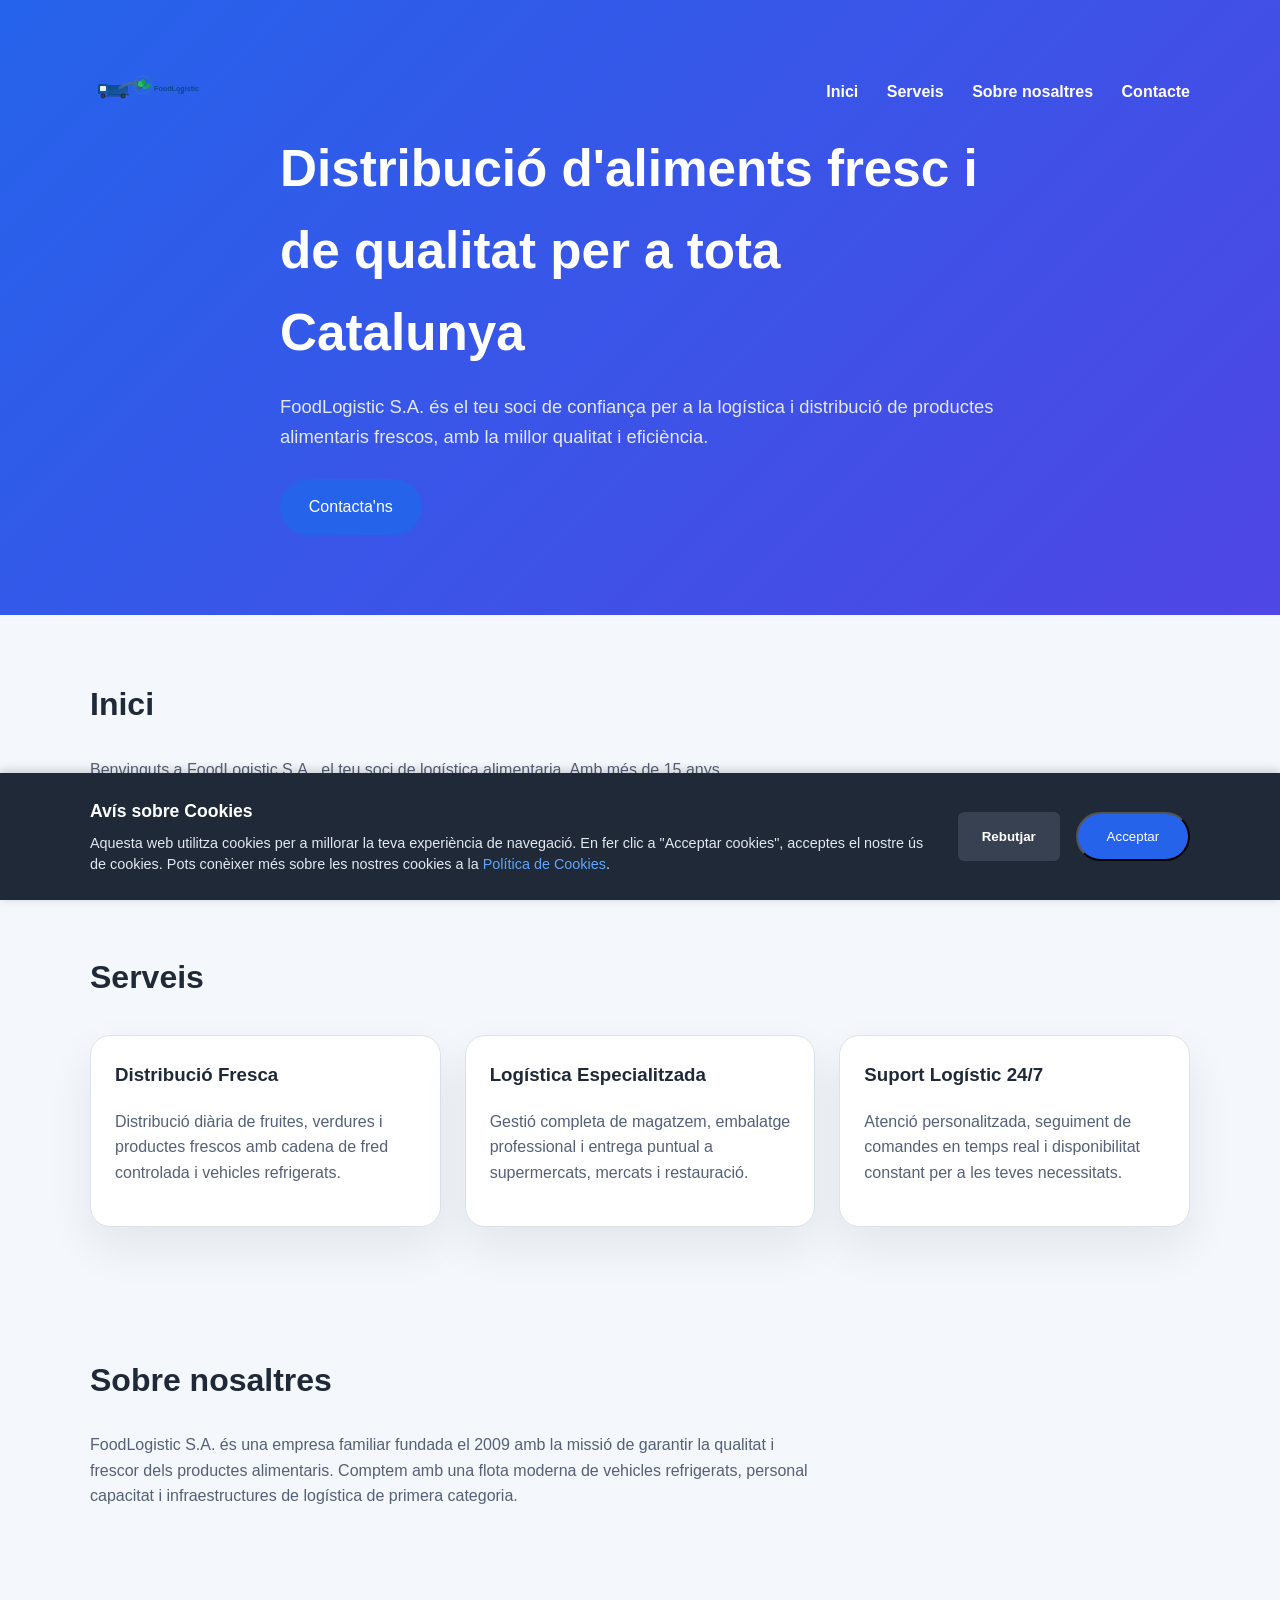
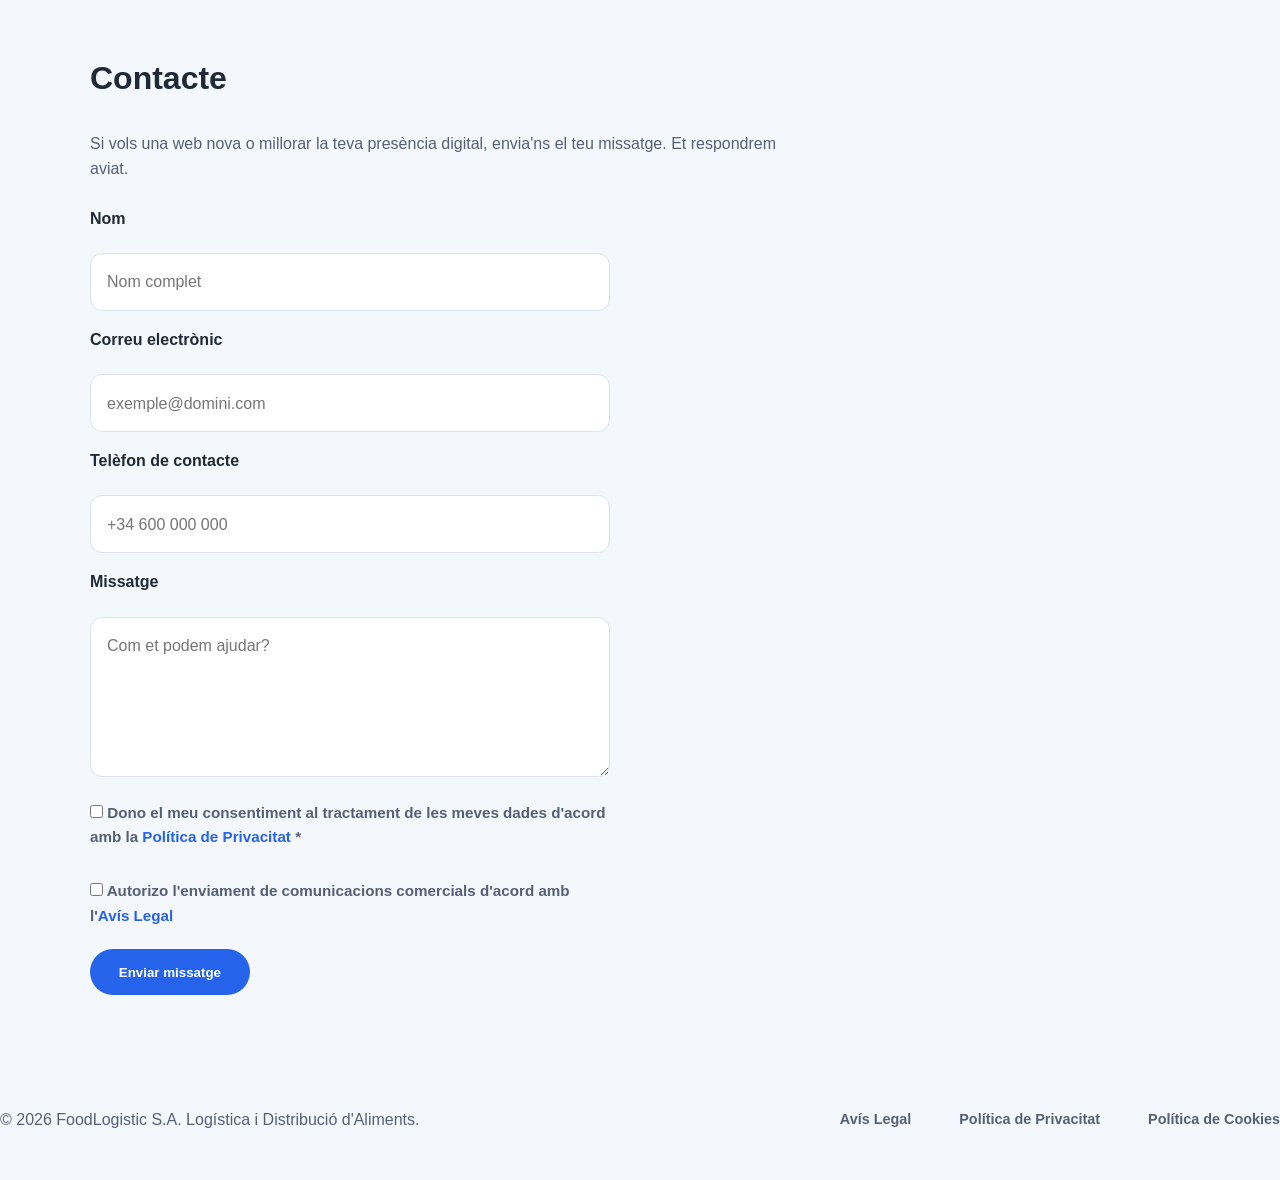
<file: docs/index.html>
<!DOCTYPE html>
<html lang="ca">
<head>
  <meta charset="UTF-8">
  <meta name="viewport" content="width=device-width, initial-scale=1.0">
  <title>FoodLogistic S.A. - Logística i Distribució d'Aliments</title>
  <link rel="stylesheet" href="styles.css">
</head>
<body>
  <header class="hero">
    <div class="nav-bar container">
      <img src="images/logo.svg" alt="Logo Solucions Digitals" class="logo">
      <nav>
        <a href="#inici">Inici</a>
        <a href="#serveis">Serveis</a>
        <a href="#sobre-nosaltres">Sobre nosaltres</a>
        <a href="#contacte">Contacte</a>
      </nav>
    </div>
    <div class="hero-content container">
      <h1>Distribució d'aliments fresc i de qualitat per a tota Catalunya</h1>
      <p>FoodLogistic S.A. és el teu soci de confiança per a la logística i distribució de productes alimentaris frescos, amb la millor qualitat i eficiència.</p>
      <a class="btn" href="#contacte">Contacta'ns</a>
    </div>
  </header>

  <main class="container">
    <section id="inici" class="section section-intro">
      <h2>Inici</h2>
      <p>Benvinguts a FoodLogistic S.A., el teu soci de logística alimentaria. Amb més de 15 anys d'experiència, garantim la distribució segura i ràpida dels millors productes frescos a tota Catalunya.</p>
    </section>

    <section id="serveis" class="section section-services">
      <h2>Serveis</h2>
      <div class="cards">
        <article class="card">
          <h3>Distribució Fresca</h3>
          <p>Distribució diària de fruites, verdures i productes frescos amb cadena de fred controlada i vehicles refrigerats.</p>
        </article>
        <article class="card">
          <h3>Logística Especialitzada</h3>
          <p>Gestió completa de magatzem, embalatge professional i entrega puntual a supermercats, mercats i restauració.</p>
        </article>
        <article class="card">
          <h3>Suport Logístic 24/7</h3>
          <p>Atenció personalitzada, seguiment de comandes en temps real i disponibilitat constant per a les teves necessitats.</p>
        </article>
      </div>
    </section>

    <section id="sobre-nosaltres" class="section section-about">
      <h2>Sobre nosaltres</h2>
      <p>FoodLogistic S.A. és una empresa familiar fundada el 2009 amb la missió de garantir la qualitat i frescor dels productes alimentaris. Comptem amb una flota moderna de vehicles refrigerats, personal capacitat i infraestructures de logística de primera categoria.</p>
    </section>

    <section id="contacte" class="section section-contact">
      <h2>Contacte</h2>
      <p>Si vols una web nova o millorar la teva presència digital, envia'ns el teu missatge. Et respondrem aviat.</p>
      <form class="contact-form" action="#" method="post">
        <label for="nom">Nom</label>
        <input type="text" id="nom" name="nom" placeholder="Nom complet" required>

        <label for="email">Correu electrònic</label>
        <input type="email" id="email" name="email" placeholder="exemple@domini.com" required>

        <label for="telefon">Telèfon de contacte</label>
        <input type="tel" id="telefon" name="telefon" placeholder="+34 600 000 000" required>

        <label for="missatge">Missatge</label>
        <textarea id="missatge" name="missatge" rows="5" placeholder="Com et podem ajudar?" required></textarea>

        <div class="form-group checkbox-group">
          <label class="checkbox-label">
            <input type="checkbox" id="consentiment-dades" name="consentiment-dades" required>
            <span>Dono el meu consentiment al tractament de les meves dades d'acord amb la <a href="politica-privacitat.html" target="_blank">Política de Privacitat</a> *</span>
          </label>
        </div>

        <div class="form-group checkbox-group">
          <label class="checkbox-label">
            <input type="checkbox" id="consentiment-comunicacions" name="consentiment-comunicacions">
            <span>Autorizo l'enviament de comunicacions comercials d'acord amb l'<a href="avís-legal.html" target="_blank">Avís Legal</a></span>
          </label>
        </div>

        <button type="submit">Enviar missatge</button>
      </form>
    </section>
  </main>

  <footer class="footer">
    <div class="footer-content">
      <p>© 2026 FoodLogistic S.A. Logística i Distribució d'Aliments.</p>
      <nav class="footer-links">
        <a href="avís-legal.html">Avís Legal</a>
        <a href="politica-privacitat.html">Política de Privacitat</a>
        <a href="politica-cookies.html">Política de Cookies</a>
      </nav>
    </div>
  </footer>

  <!-- Cookie Banner -->
  <div id="cookie-banner" class="cookie-banner">
    <div class="cookie-content">
      <div>
        <h3>Avís sobre Cookies</h3>
        <p>Aquesta web utilitza cookies per a millorar la teva experiència de navegació. En fer clic a "Acceptar cookies", acceptes el nostre ús de cookies. Pots conèixer més sobre les nostres cookies a la <a href="politica-cookies.html">Política de Cookies</a>.</p>
      </div>
      <div class="cookie-buttons">
        <button id="reject-cookies" class="btn-secondary">Rebutjar</button>
        <button id="accept-cookies" class="btn">Acceptar</button>
      </div>
    </div>
  </div>

  <script src="scripts.js"></script>
</body>
</html>
<!-- End of Statcounter Code -->
</html>
</file>
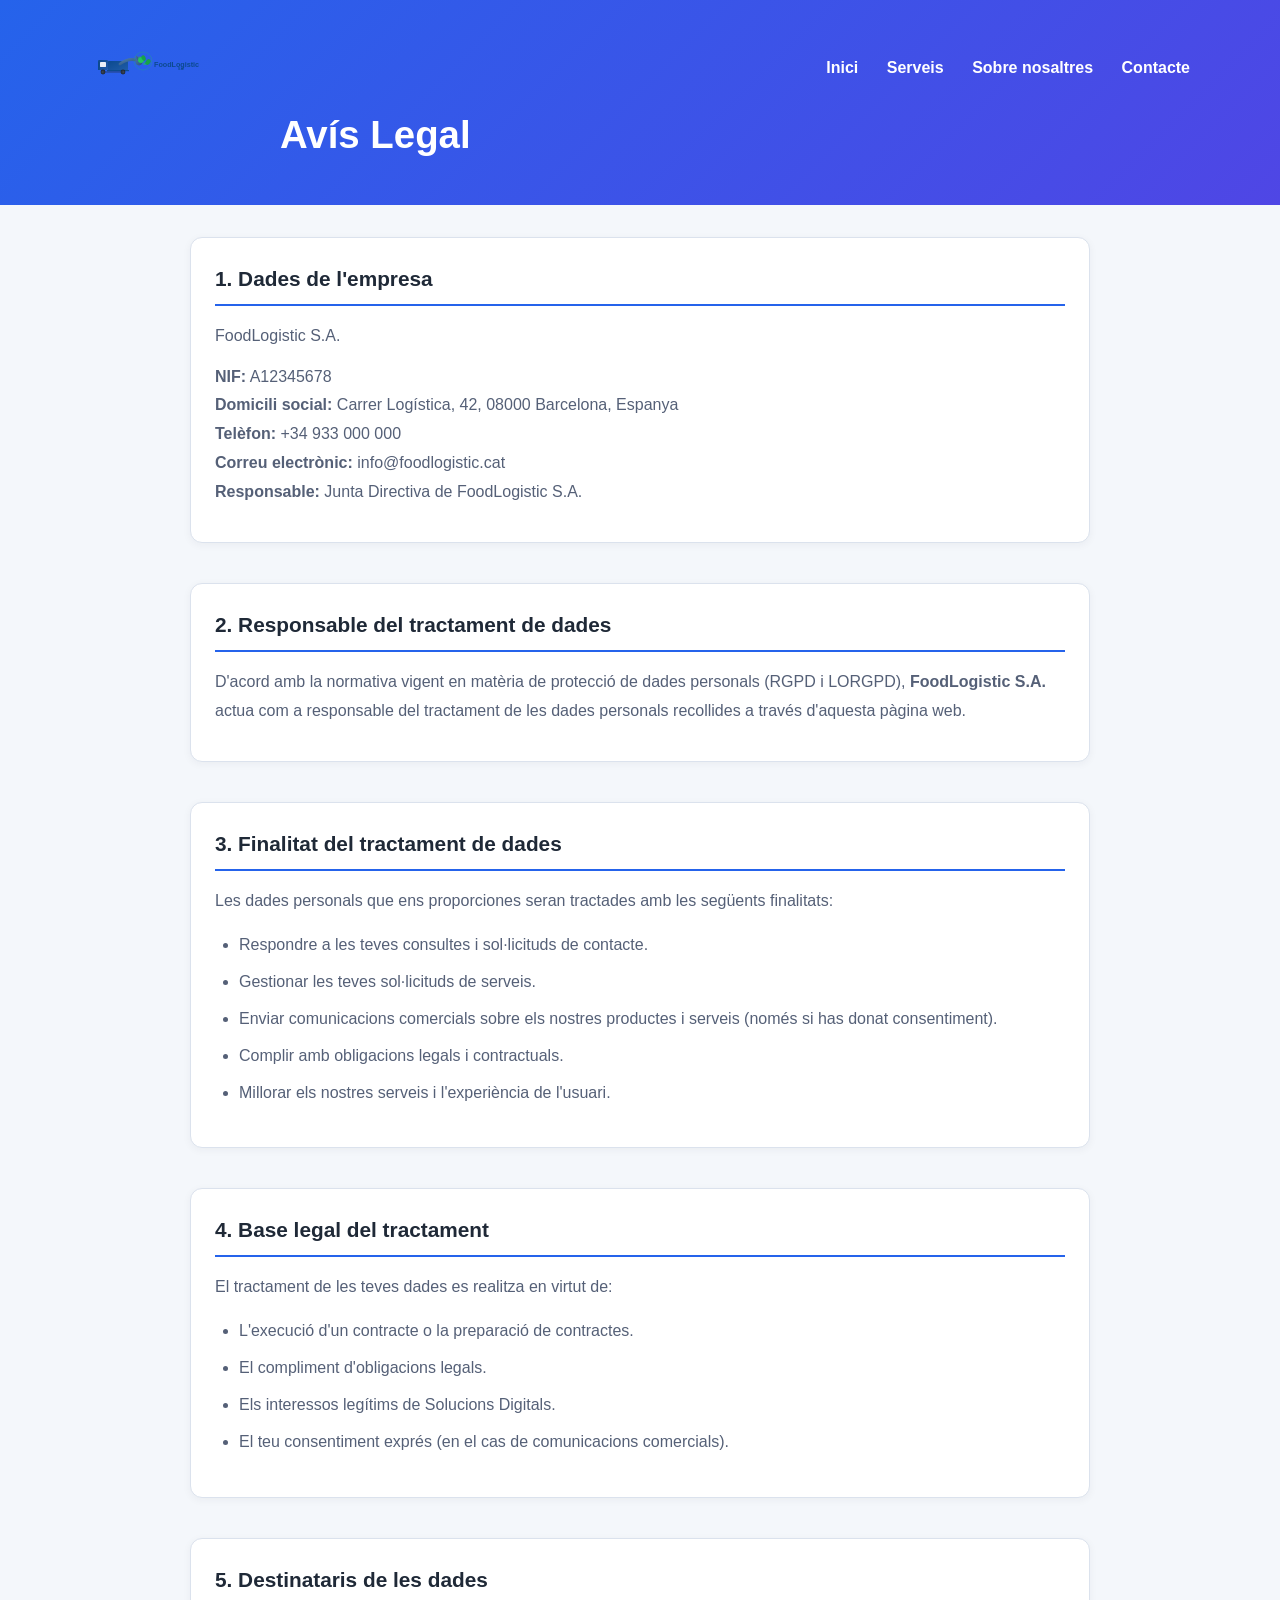
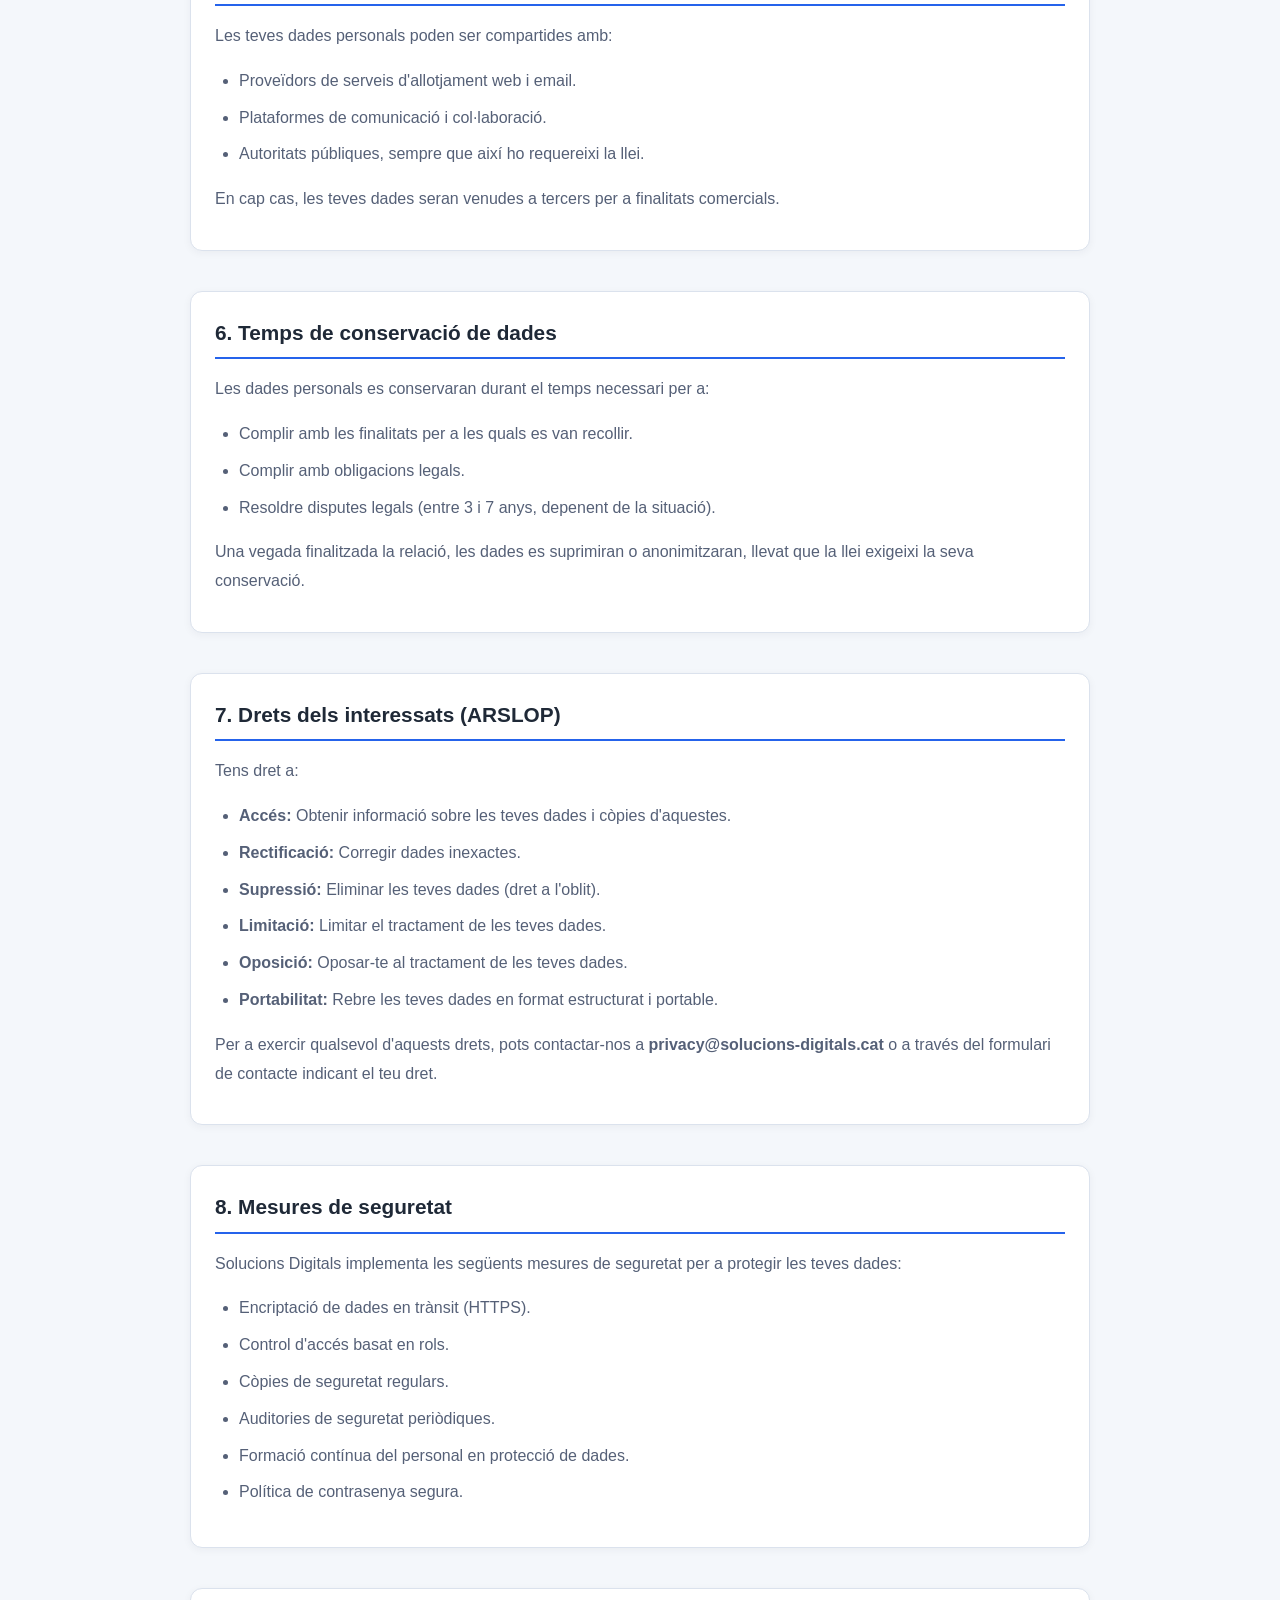
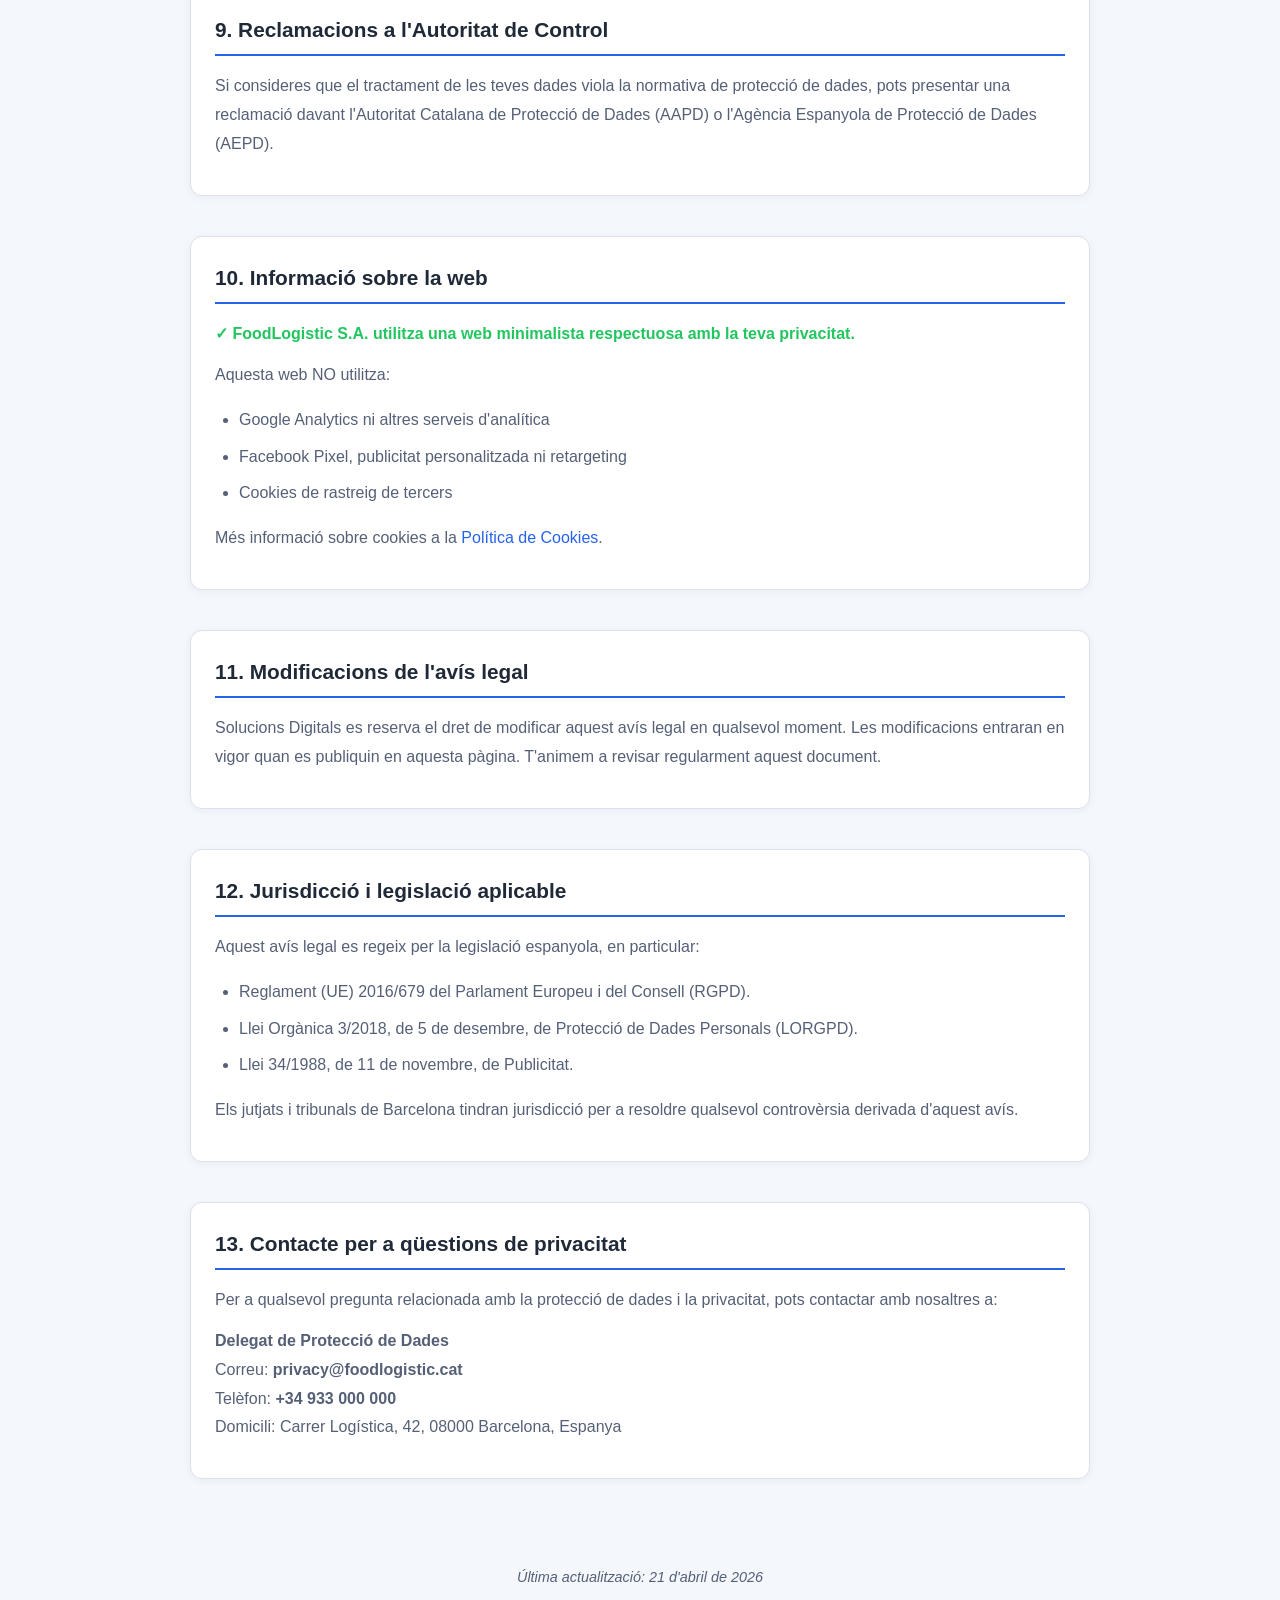
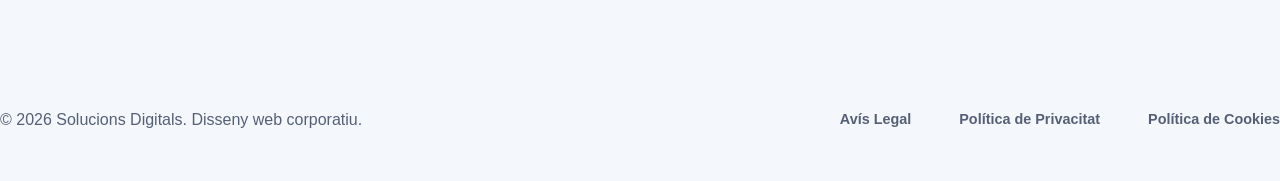
<file: docs/avís-legal.html>
<!DOCTYPE html>
<html lang="ca">
<head>
  <meta charset="UTF-8">
  <meta name="viewport" content="width=device-width, initial-scale=1.0">
  <title>Avís Legal - Solucions Digitals</title>
  <link rel="stylesheet" href="styles.css">
  <link rel="stylesheet" href="legal-pages.css">
</head>
<body>
  <header class="hero hero-small">
    <div class="nav-bar container">
      <img src="images/logo.svg" alt="Logo Solucions Digitals" class="logo">
      <nav>
        <a href="index.html">Inici</a>
        <a href="index.html#serveis">Serveis</a>
        <a href="index.html#sobre-nosaltres">Sobre nosaltres</a>
        <a href="index.html#contacte">Contacte</a>
      </nav>
    </div>
    <div class="hero-content container">
      <h1>Avís Legal</h1>
    </div>
  </header>

  <main class="container">
    <section class="legal-content">
      <article class="legal-section">
        <h2>1. Dades de l'empresa</h2>
        <p>FoodLogistic S.A.</p>
        <p>
          <strong>NIF:</strong> A12345678<br>
          <strong>Domicili social:</strong> Carrer Logística, 42, 08000 Barcelona, Espanya<br>
          <strong>Telèfon:</strong> +34 933 000 000<br>
          <strong>Correu electrònic:</strong> info@foodlogistic.cat<br>
          <strong>Responsable:</strong> Junta Directiva de FoodLogistic S.A.
        </p>
      </article>

      <article class="legal-section">
        <h2>2. Responsable del tractament de dades</h2>
        <p>D'acord amb la normativa vigent en matèria de protecció de dades personals (RGPD i LORGPD), <strong>FoodLogistic S.A.</strong> actua com a responsable del tractament de les dades personals recollides a través d'aquesta pàgina web.</p>
      </article>

      <article class="legal-section">
        <h2>3. Finalitat del tractament de dades</h2>
        <p>Les dades personals que ens proporciones seran tractades amb les següents finalitats:</p>
        <ul>
          <li>Respondre a les teves consultes i sol·licituds de contacte.</li>
          <li>Gestionar les teves sol·licituds de serveis.</li>
          <li>Enviar comunicacions comercials sobre els nostres productes i serveis (només si has donat consentiment).</li>
          <li>Complir amb obligacions legals i contractuals.</li>
          <li>Millorar els nostres serveis i l'experiència de l'usuari.</li>
        </ul>
      </article>

      <article class="legal-section">
        <h2>4. Base legal del tractament</h2>
        <p>El tractament de les teves dades es realitza en virtut de:</p>
        <ul>
          <li>L'execució d'un contracte o la preparació de contractes.</li>
          <li>El compliment d'obligacions legals.</li>
          <li>Els interessos legítims de Solucions Digitals.</li>
          <li>El teu consentiment exprés (en el cas de comunicacions comercials).</li>
        </ul>
      </article>

      <article class="legal-section">
        <h2>5. Destinataris de les dades</h2>
        <p>Les teves dades personals poden ser compartides amb:</p>
        <ul>
          <li>Proveïdors de serveis d'allotjament web i email.</li>
          <li>Plataformes de comunicació i col·laboració.</li>
          <li>Autoritats públiques, sempre que així ho requereixi la llei.</li>
        </ul>
        <p>En cap cas, les teves dades seran venudes a tercers per a finalitats comercials.</p>
      </article>

      <article class="legal-section">
        <h2>6. Temps de conservació de dades</h2>
        <p>Les dades personals es conservaran durant el temps necessari per a:</p>
        <ul>
          <li>Complir amb les finalitats per a les quals es van recollir.</li>
          <li>Complir amb obligacions legals.</li>
          <li>Resoldre disputes legals (entre 3 i 7 anys, depenent de la situació).</li>
        </ul>
        <p>Una vegada finalitzada la relació, les dades es suprimiran o anonimitzaran, llevat que la llei exigeixi la seva conservació.</p>
      </article>

      <article class="legal-section">
        <h2>7. Drets dels interessats (ARSLOP)</h2>
        <p>Tens dret a:</p>
        <ul>
          <li><strong>Accés:</strong> Obtenir informació sobre les teves dades i còpies d'aquestes.</li>
          <li><strong>Rectificació:</strong> Corregir dades inexactes.</li>
          <li><strong>Supressió:</strong> Eliminar les teves dades (dret a l'oblit).</li>
          <li><strong>Limitació:</strong> Limitar el tractament de les teves dades.</li>
          <li><strong>Oposició:</strong> Oposar-te al tractament de les teves dades.</li>
          <li><strong>Portabilitat:</strong> Rebre les teves dades en format estructurat i portable.</li>
        </ul>
        <p>Per a exercir qualsevol d'aquests drets, pots contactar-nos a <strong>privacy@solucions-digitals.cat</strong> o a través del formulari de contacte indicant el teu dret.</p>
      </article>

      <article class="legal-section">
        <h2>8. Mesures de seguretat</h2>
        <p>Solucions Digitals implementa les següents mesures de seguretat per a protegir les teves dades:</p>
        <ul>
          <li>Encriptació de dades en trànsit (HTTPS).</li>
          <li>Control d'accés basat en rols.</li>
          <li>Còpies de seguretat regulars.</li>
          <li>Auditories de seguretat periòdiques.</li>
          <li>Formació contínua del personal en protecció de dades.</li>
          <li>Política de contrasenya segura.</li>
        </ul>
      </article>

      <article class="legal-section">
        <h2>9. Reclamacions a l'Autoritat de Control</h2>
        <p>Si consideres que el tractament de les teves dades viola la normativa de protecció de dades, pots presentar una reclamació davant l'Autoritat Catalana de Protecció de Dades (AAPD) o l'Agència Espanyola de Protecció de Dades (AEPD).</p>
      </article>

      <article class="legal-section">
        <h2>10. Informació sobre la web</h2>
        <p><strong style="color: #22c55e;">✓ FoodLogistic S.A. utilitza una web minimalista respectuosa amb la teva privacitat.</strong></p>
        <p>Aquesta web NO utilitza:</p>
        <ul>
          <li>Google Analytics ni altres serveis d'analítica</li>
          <li>Facebook Pixel, publicitat personalitzada ni retargeting</li>
          <li>Cookies de rastreig de tercers</li>
        </ul>
        <p>Més informació sobre cookies a la <a href="politica-cookies.html">Política de Cookies</a>.</p>
      </article>

      <article class="legal-section">
        <h2>11. Modificacions de l'avís legal</h2>
        <p>Solucions Digitals es reserva el dret de modificar aquest avís legal en qualsevol moment. Les modificacions entraran en vigor quan es publiquin en aquesta pàgina. T'animem a revisar regularment aquest document.</p>
      </article>

      <article class="legal-section">
        <h2>12. Jurisdicció i legislació aplicable</h2>
        <p>Aquest avís legal es regeix per la legislació espanyola, en particular:</p>
        <ul>
          <li>Reglament (UE) 2016/679 del Parlament Europeu i del Consell (RGPD).</li>
          <li>Llei Orgànica 3/2018, de 5 de desembre, de Protecció de Dades Personals (LORGPD).</li>
          <li>Llei 34/1988, de 11 de novembre, de Publicitat.</li>
        </ul>
        <p>Els jutjats i tribunals de Barcelona tindran jurisdicció per a resoldre qualsevol controvèrsia derivada d'aquest avís.</p>
      </article>

      <article class="legal-section">
        <h2>13. Contacte per a qüestions de privacitat</h2>
        <p>Per a qualsevol pregunta relacionada amb la protecció de dades i la privacitat, pots contactar amb nosaltres a:</p>
        <p>
          <strong>Delegat de Protecció de Dades</strong><br>
          Correu: <strong>privacy@foodlogistic.cat</strong><br>
          Telèfon: <strong>+34 933 000 000</strong><br>
          Domicili: Carrer Logística, 42, 08000 Barcelona, Espanya
        </p>
      </article>

      <div class="legal-footer">
        <p><em>Última actualització: 21 d'abril de 2026</em></p>
      </div>
    </section>
  </main>

  <footer class="footer">
    <div class="footer-content">
      <p>© 2026 Solucions Digitals. Disseny web corporatiu.</p>
      <nav class="footer-links">
        <a href="avís-legal.html">Avís Legal</a>
        <a href="politica-privacitat.html">Política de Privacitat</a>
        <a href="politica-cookies.html">Política de Cookies</a>
      </nav>
    </div>
  </footer>

  <script src="scripts.js"></script>
</body>
</html>
</file>
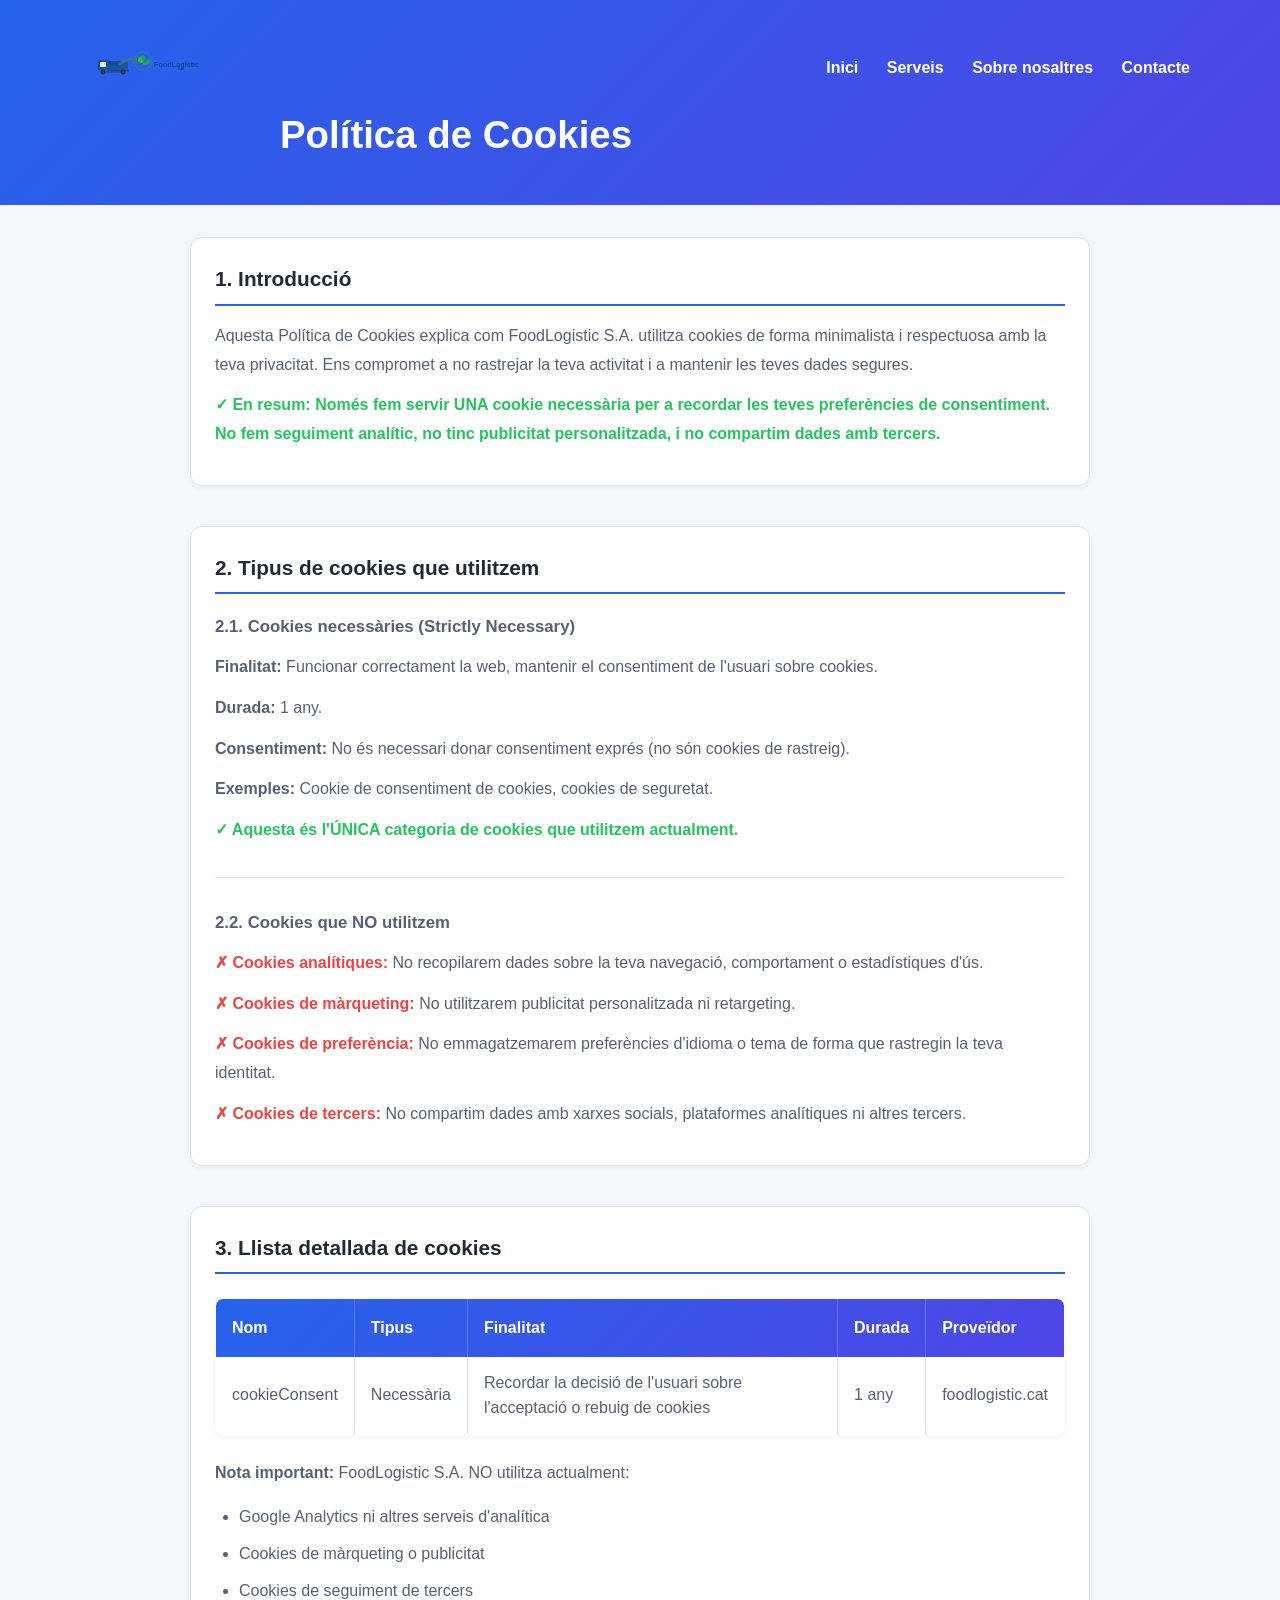
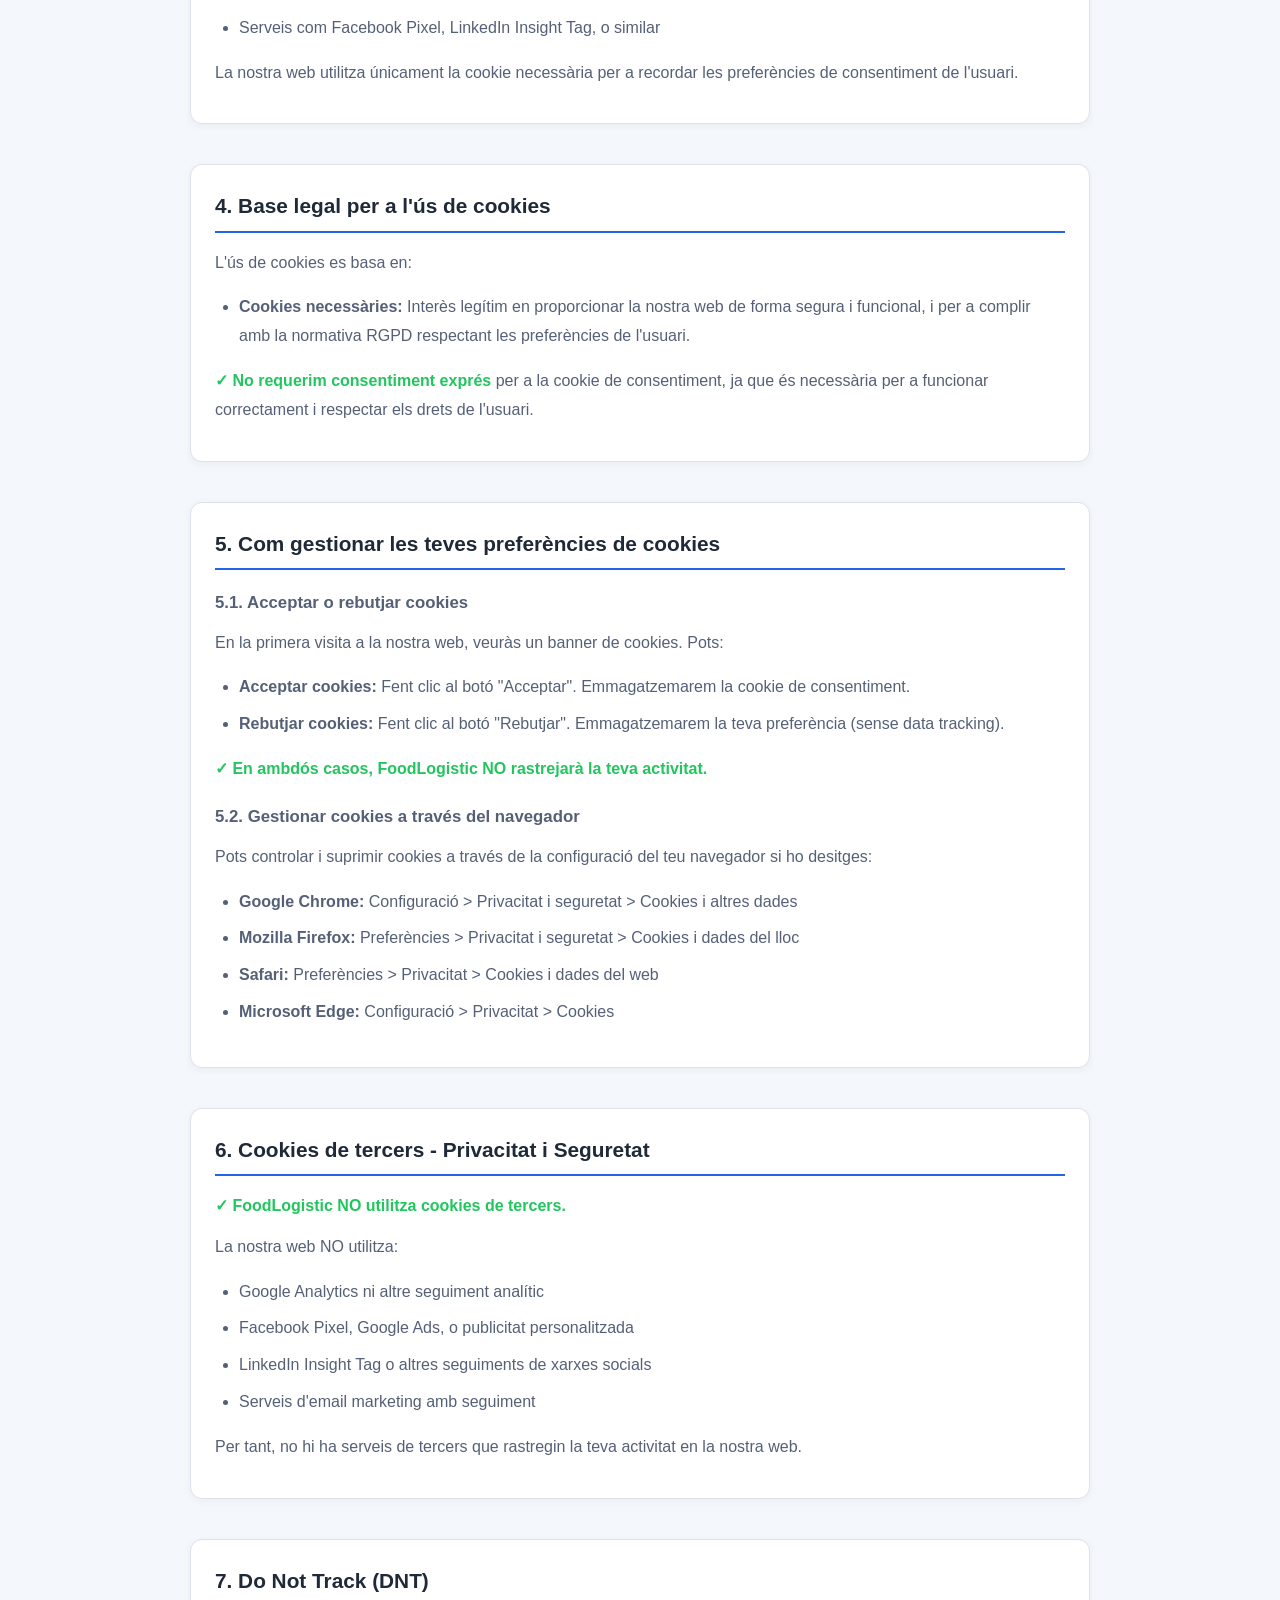
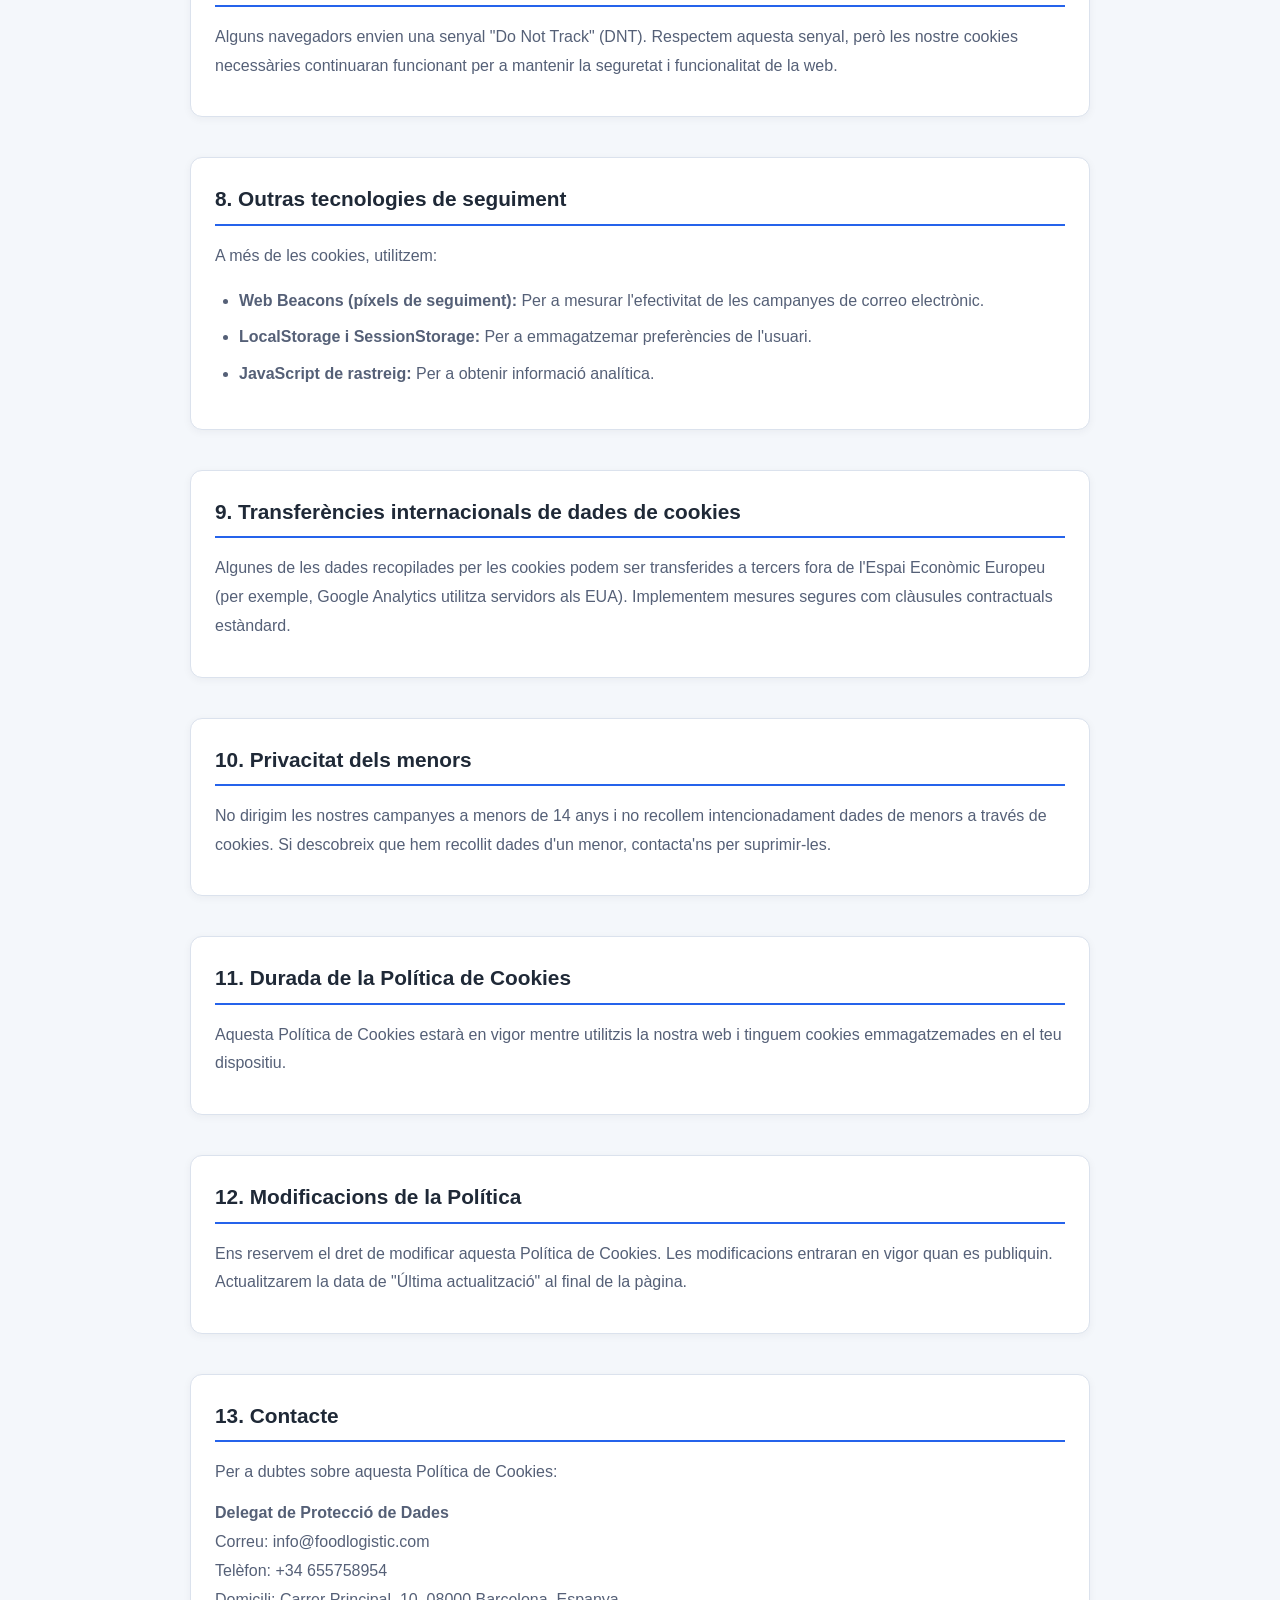
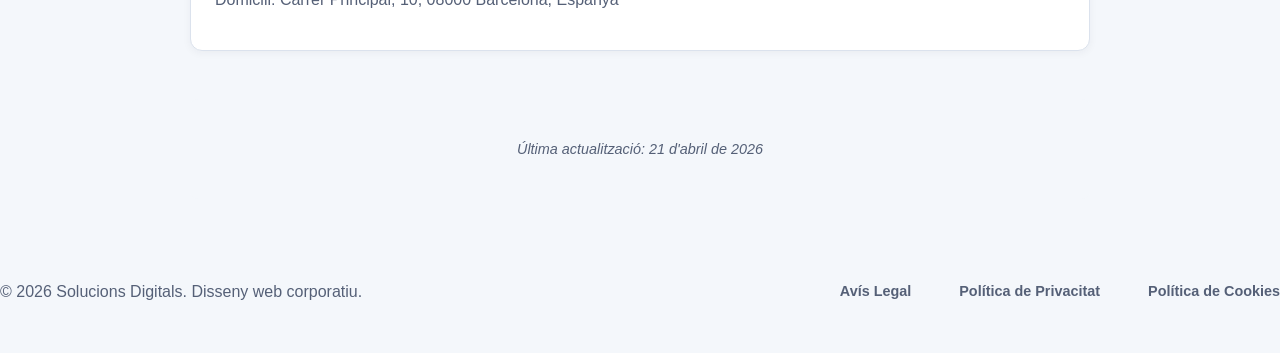
<file: docs/politica-cookies.html>
<!DOCTYPE html>
<html lang="ca">
<head>
  <meta charset="UTF-8">
  <meta name="viewport" content="width=device-width, initial-scale=1.0">
  <title>Política de Cookies - Solucions Digitals</title>
  <link rel="stylesheet" href="styles.css">
  <link rel="stylesheet" href="legal-pages.css">
</head>
<body>
  <header class="hero hero-small">
    <div class="nav-bar container">
      <img src="images/logo.svg" alt="Logo Solucions Digitals" class="logo">
      <nav>
        <a href="index.html">Inici</a>
        <a href="index.html#serveis">Serveis</a>
        <a href="index.html#sobre-nosaltres">Sobre nosaltres</a>
        <a href="index.html#contacte">Contacte</a>
      </nav>
    </div>
    <div class="hero-content container">
      <h1>Política de Cookies</h1>
    </div>
  </header>

  <main class="container">
    <section class="legal-content">
      <article class="legal-section">
        <h2>1. Introducció</h2>
        <p>Aquesta Política de Cookies explica com FoodLogistic S.A. utilitza cookies de forma minimalista i respectuosa amb la teva privacitat. Ens compromet a no rastrejar la teva activitat i a mantenir les teves dades segures.</p>
        <p><strong style="color: #22c55e;">✓ En resum: Només fem servir UNA cookie necessària per a recordar les teves preferències de consentiment. No fem seguiment analític, no tinc publicitat personalitzada, i no compartim dades amb tercers.</strong></p>
      </article>

      <article class="legal-section">
        <h2>2. Tipus de cookies que utilitzem</h2>

        <h3>2.1. Cookies necessàries (Strictly Necessary)</h3>
        <p><strong>Finalitat:</strong> Funcionar correctament la web, mantenir el consentiment de l'usuari sobre cookies.</p>
        <p><strong>Durada:</strong> 1 any.</p>
        <p><strong>Consentiment:</strong> No és necessari donar consentiment exprés (no són cookies de rastreig).</p>
        <p><strong>Exemples:</strong> Cookie de consentiment de cookies, cookies de seguretat.</p>

        <p><strong style="color: #22c55e;">✓ Aquesta és l'ÚNICA categoria de cookies que utilitzem actualment.</strong></p>

        <hr style="margin: 2rem 0; border: none; border-top: 1px solid #dbe2ed;">

        <h3>2.2. Cookies que NO utilitzem</h3>
        <p><strong style="color: #ef4444;">✗ Cookies analítiques:</strong> No recopilarem dades sobre la teva navegació, comportament o estadístiques d'ús.</p>
        <p><strong style="color: #ef4444;">✗ Cookies de màrqueting:</strong> No utilitzarem publicitat personalitzada ni retargeting.</p>
        <p><strong style="color: #ef4444;">✗ Cookies de preferència:</strong> No emmagatzemarem preferències d'idioma o tema de forma que rastregin la teva identitat.</p>
        <p><strong style="color: #ef4444;">✗ Cookies de tercers:</strong> No compartim dades amb xarxes socials, plataformes analítiques ni altres tercers.</p>
      </article>

      <article class="legal-section">
        <h2>3. Llista detallada de cookies</h2>

        <table class="cookies-table">
          <thead>
            <tr>
              <th>Nom</th>
              <th>Tipus</th>
              <th>Finalitat</th>
              <th>Durada</th>
              <th>Proveïdor</th>
            </tr>
          </thead>
          <tbody>
            <tr>
              <td>cookieConsent</td>
              <td>Necessària</td>
              <td>Recordar la decisió de l'usuari sobre l'acceptació o rebuig de cookies</td>
              <td>1 any</td>
              <td>foodlogistic.cat</td>
            </tr>
          </tbody>
        </table>

        <p><strong>Nota important:</strong> FoodLogistic S.A. NO utilitza actualment:</p>
        <ul>
          <li>Google Analytics ni altres serveis d'analítica</li>
          <li>Cookies de màrqueting o publicitat</li>
          <li>Cookies de seguiment de tercers</li>
          <li>Serveis com Facebook Pixel, LinkedIn Insight Tag, o similar</li>
        </ul>
        <p>La nostra web utilitza únicament la cookie necessària per a recordar les preferències de consentiment de l'usuari.</p>
      </article>

      <article class="legal-section">
        <h2>4. Base legal per a l'ús de cookies</h2>
        <p>L'ús de cookies es basa en:</p>
        <ul>
          <li><strong>Cookies necessàries:</strong> Interès legítim en proporcionar la nostra web de forma segura i funcional, i per a complir amb la normativa RGPD respectant les preferències de l'usuari.</li>
        </ul>
        <p><strong style="color: #22c55e;">✓ No requerim consentiment exprés</strong> per a la cookie de consentiment, ja que és necessària per a funcionar correctament i respectar els drets de l'usuari.</p>
      </article>

      <article class="legal-section">
        <h2>5. Com gestionar les teves preferències de cookies</h2>

        <h3>5.1. Acceptar o rebutjar cookies</h3>
        <p>En la primera visita a la nostra web, veuràs un banner de cookies. Pots:</p>
        <ul>
          <li><strong>Acceptar cookies:</strong> Fent clic al botó "Acceptar". Emmagatzemarem la cookie de consentiment.</li>
          <li><strong>Rebutjar cookies:</strong> Fent clic al botó "Rebutjar". Emmagatzemarem la teva preferència (sense data tracking).</li>
        </ul>
        <p><strong style="color: #22c55e;">✓ En ambdós casos, FoodLogistic NO rastrejarà la teva activitat.</strong></p>

        <h3>5.2. Gestionar cookies a través del navegador</h3>
        <p>Pots controlar i suprimir cookies a través de la configuració del teu navegador si ho desitges:</p>
        <ul>
          <li><strong>Google Chrome:</strong> Configuració > Privacitat i seguretat > Cookies i altres dades</li>
          <li><strong>Mozilla Firefox:</strong> Preferències > Privacitat i seguretat > Cookies i dades del lloc</li>
          <li><strong>Safari:</strong> Preferències > Privacitat > Cookies i dades del web</li>
          <li><strong>Microsoft Edge:</strong> Configuració > Privacitat > Cookies</li>
        </ul>
      </article>

      <article class="legal-section">
        <h2>6. Cookies de tercers - Privacitat i Seguretat</h2>
        <p><strong style="color: #22c55e;">✓ FoodLogistic NO utilitza cookies de tercers.</strong></p>
        <p>La nostra web NO utilitza:</p>
        <ul>
          <li>Google Analytics ni altre seguiment analític</li>
          <li>Facebook Pixel, Google Ads, o publicitat personalitzada</li>
          <li>LinkedIn Insight Tag o altres seguiments de xarxes socials</li>
          <li>Serveis d'email marketing amb seguiment</li>
        </ul>
        <p>Per tant, no hi ha serveis de tercers que rastregin la teva activitat en la nostra web.</p>
      </article>

      <article class="legal-section">
        <h2>7. Do Not Track (DNT)</h2>
        <p>Alguns navegadors envien una senyal "Do Not Track" (DNT). Respectem aquesta senyal, però les nostre cookies necessàries continuaran funcionant per a mantenir la seguretat i funcionalitat de la web.</p>
      </article>

      <article class="legal-section">
        <h2>8. Outras tecnologies de seguiment</h2>
        <p>A més de les cookies, utilitzem:</p>
        <ul>
          <li><strong>Web Beacons (píxels de seguiment):</strong> Per a mesurar l'efectivitat de les campanyes de correo electrònic.</li>
          <li><strong>LocalStorage i SessionStorage:</strong> Per a emmagatzemar preferències de l'usuari.</li>
          <li><strong>JavaScript de rastreig:</strong> Per a obtenir informació analítica.</li>
        </ul>
      </article>

      <article class="legal-section">
        <h2>9. Transferències internacionals de dades de cookies</h2>
        <p>Algunes de les dades recopilades per les cookies podem ser transferides a tercers fora de l'Espai Econòmic Europeu (per exemple, Google Analytics utilitza servidors als EUA). Implementem mesures segures com clàusules contractuals estàndard.</p>
      </article>

      <article class="legal-section">
        <h2>10. Privacitat dels menors</h2>
        <p>No dirigim les nostres campanyes a menors de 14 anys i no recollem intencionadament dades de menors a través de cookies. Si descobreix que hem recollit dades d'un menor, contacta'ns per suprimir-les.</p>
      </article>

      <article class="legal-section">
        <h2>11. Durada de la Política de Cookies</h2>
        <p>Aquesta Política de Cookies estarà en vigor mentre utilitzis la nostra web i tinguem cookies emmagatzemades en el teu dispositiu.</p>
      </article>

      <article class="legal-section">
        <h2>12. Modificacions de la Política</h2>
        <p>Ens reservem el dret de modificar aquesta Política de Cookies. Les modificacions entraran en vigor quan es publiquin. Actualitzarem la data de "Última actualització" al final de la pàgina.</p>
      </article>

      <article class="legal-section">
        <h2>13. Contacte</h2>
        <p>Per a dubtes sobre aquesta Política de Cookies:</p>
        <p>
          <strong>Delegat de Protecció de Dades</strong><br>
          Correu:  info@foodlogistic.com<br>
          Telèfon: +34 655758954<br>
          Domicili: Carrer Principal, 10, 08000 Barcelona, Espanya
        </p>
      </article>

      <div class="legal-footer">
        <p><em>Última actualització: 21 d'abril de 2026</em></p>
      </div>
    </section>
  </main>

  <footer class="footer">
    <div class="footer-content">
      <p>© 2026 Solucions Digitals. Disseny web corporatiu.</p>
      <nav class="footer-links">
        <a href="avís-legal.html">Avís Legal</a>
        <a href="politica-privacitat.html">Política de Privacitat</a>
        <a href="politica-cookies.html">Política de Cookies</a>
      </nav>
    </div>
  </footer>

  <script src="scripts.js"></script>
</body>
</html>
</file>
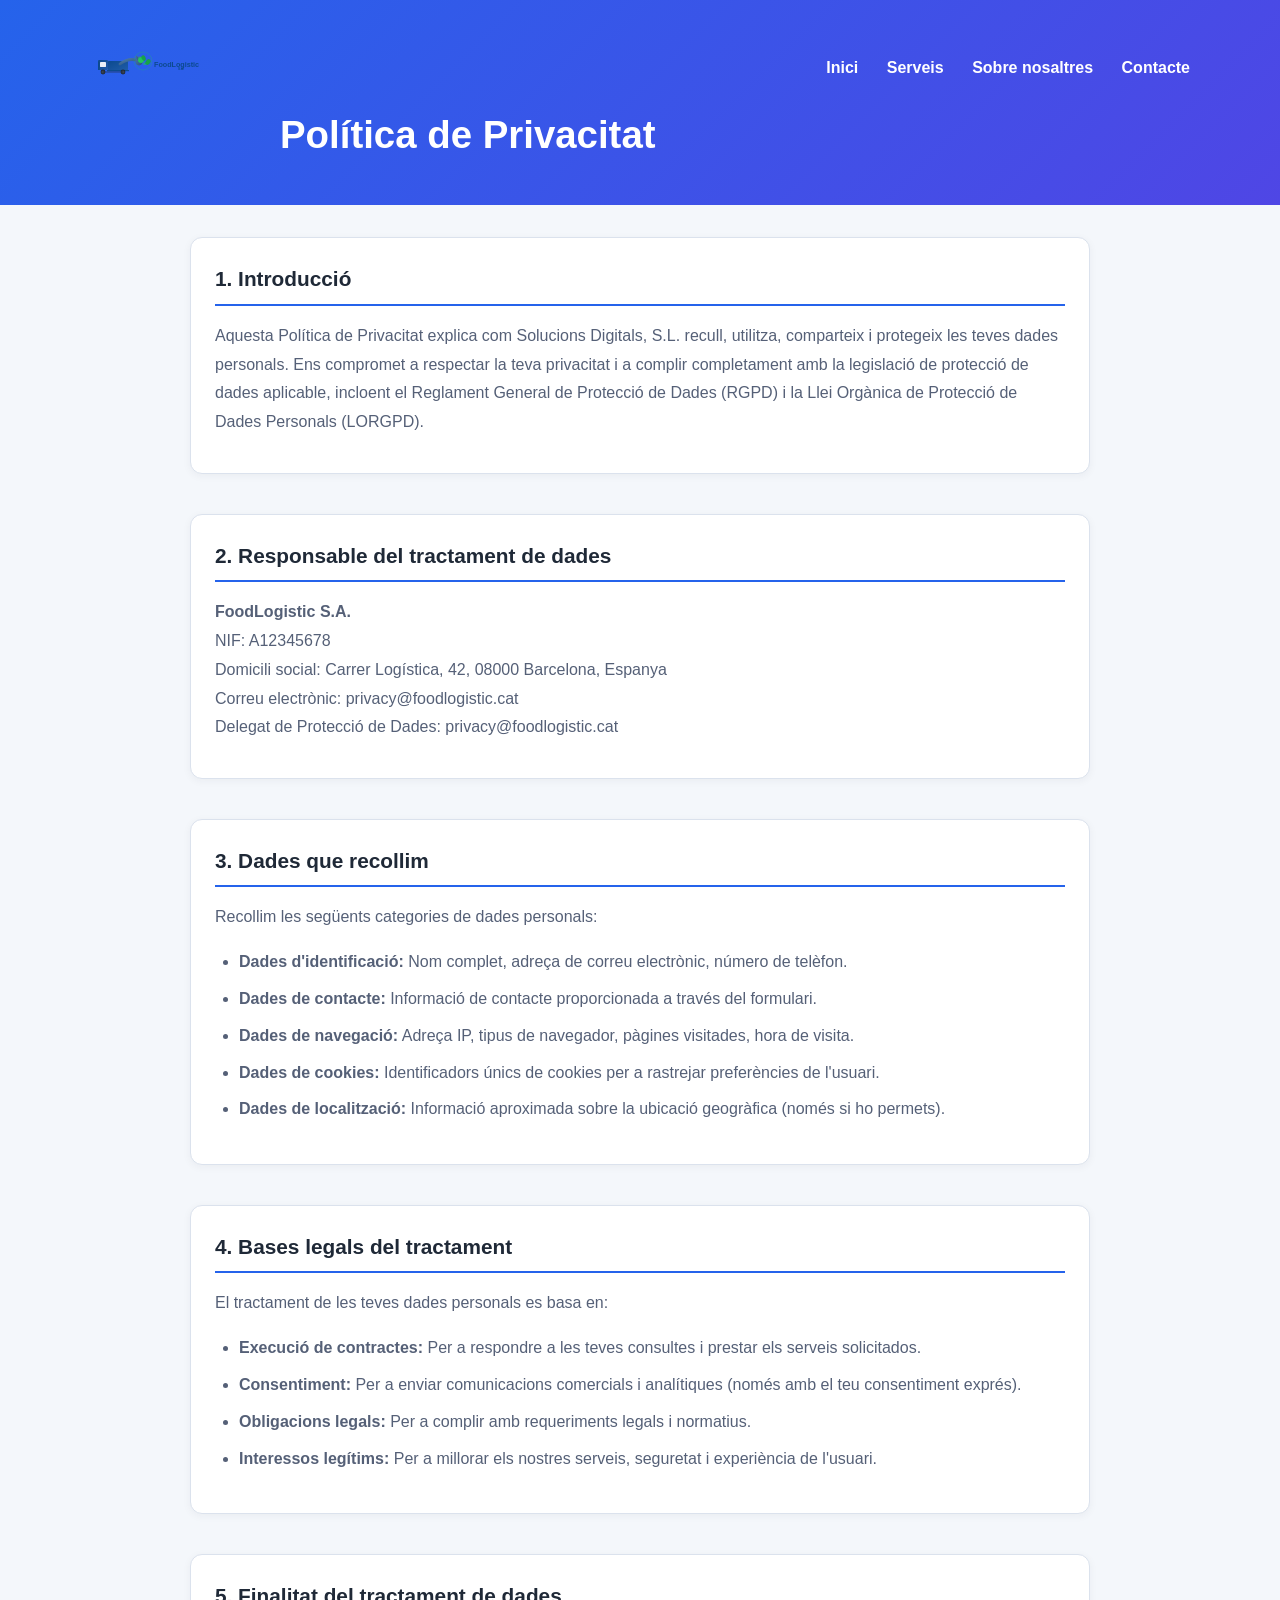
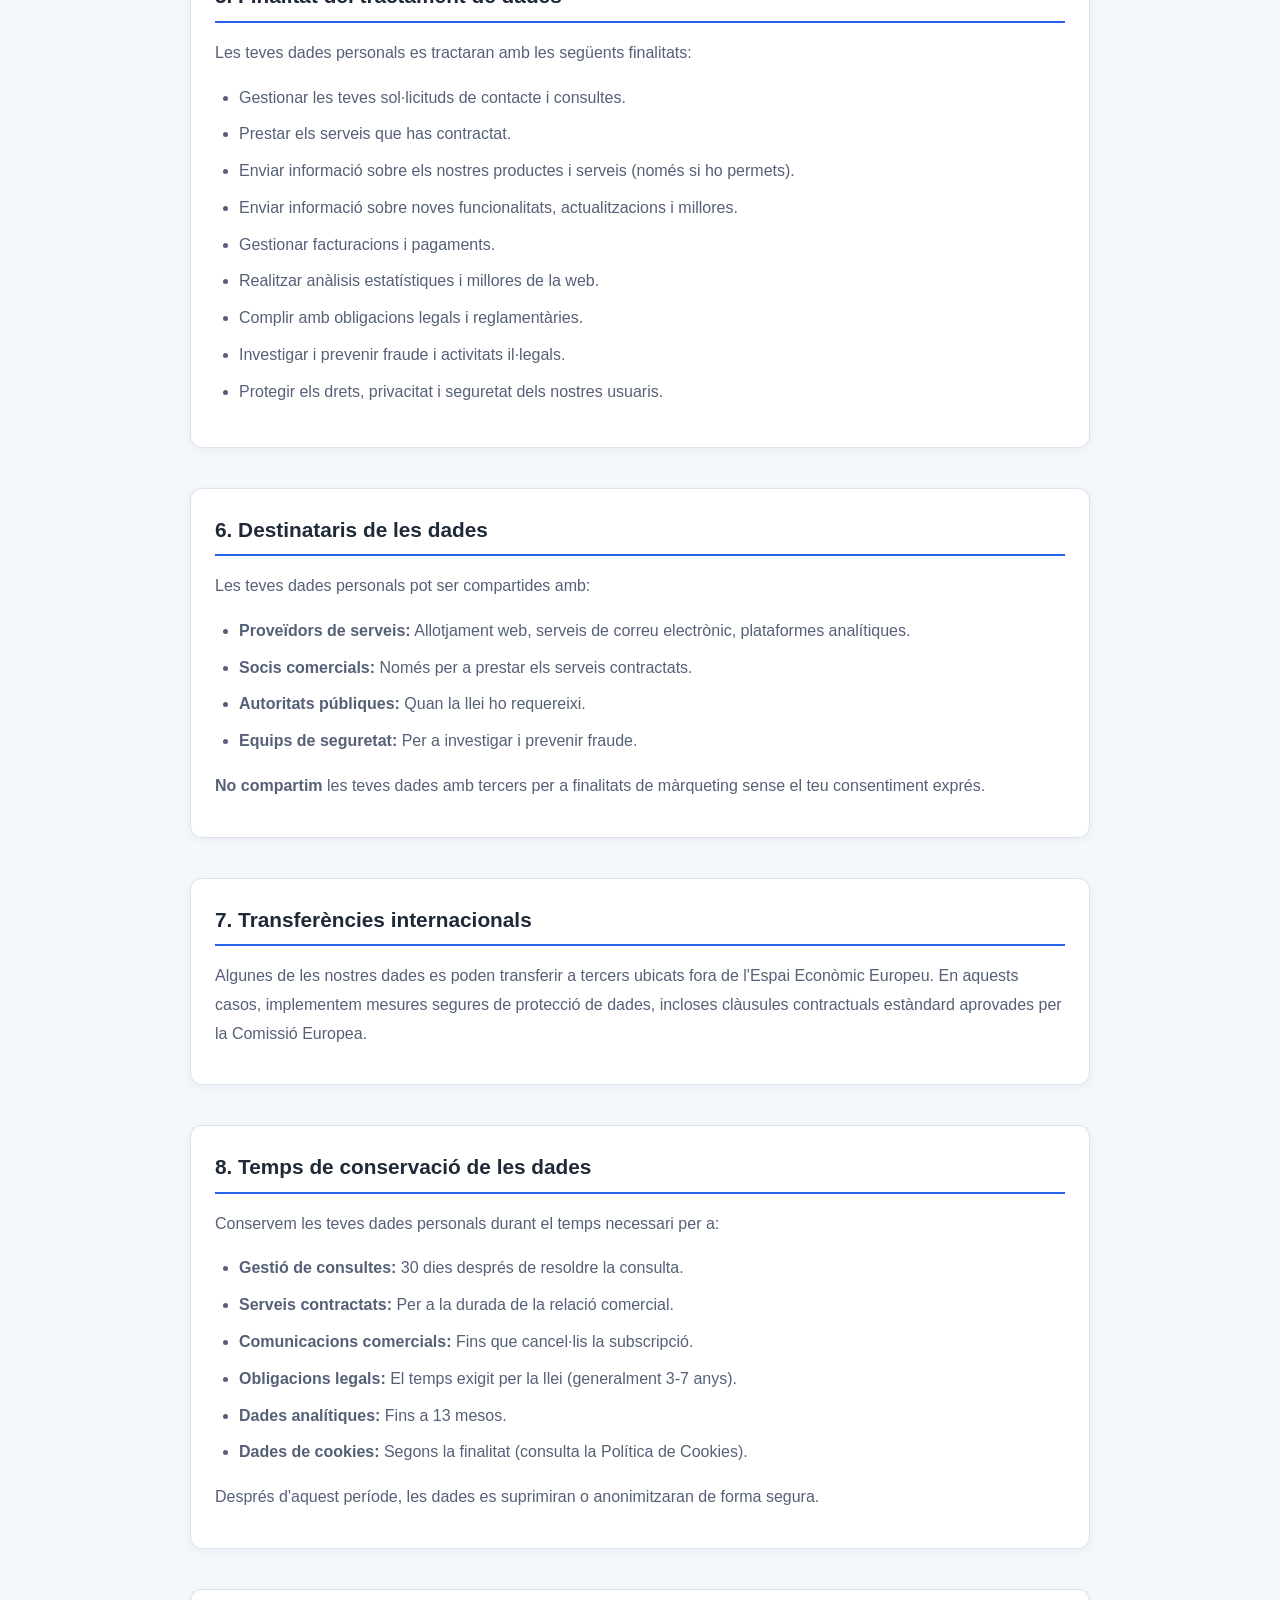
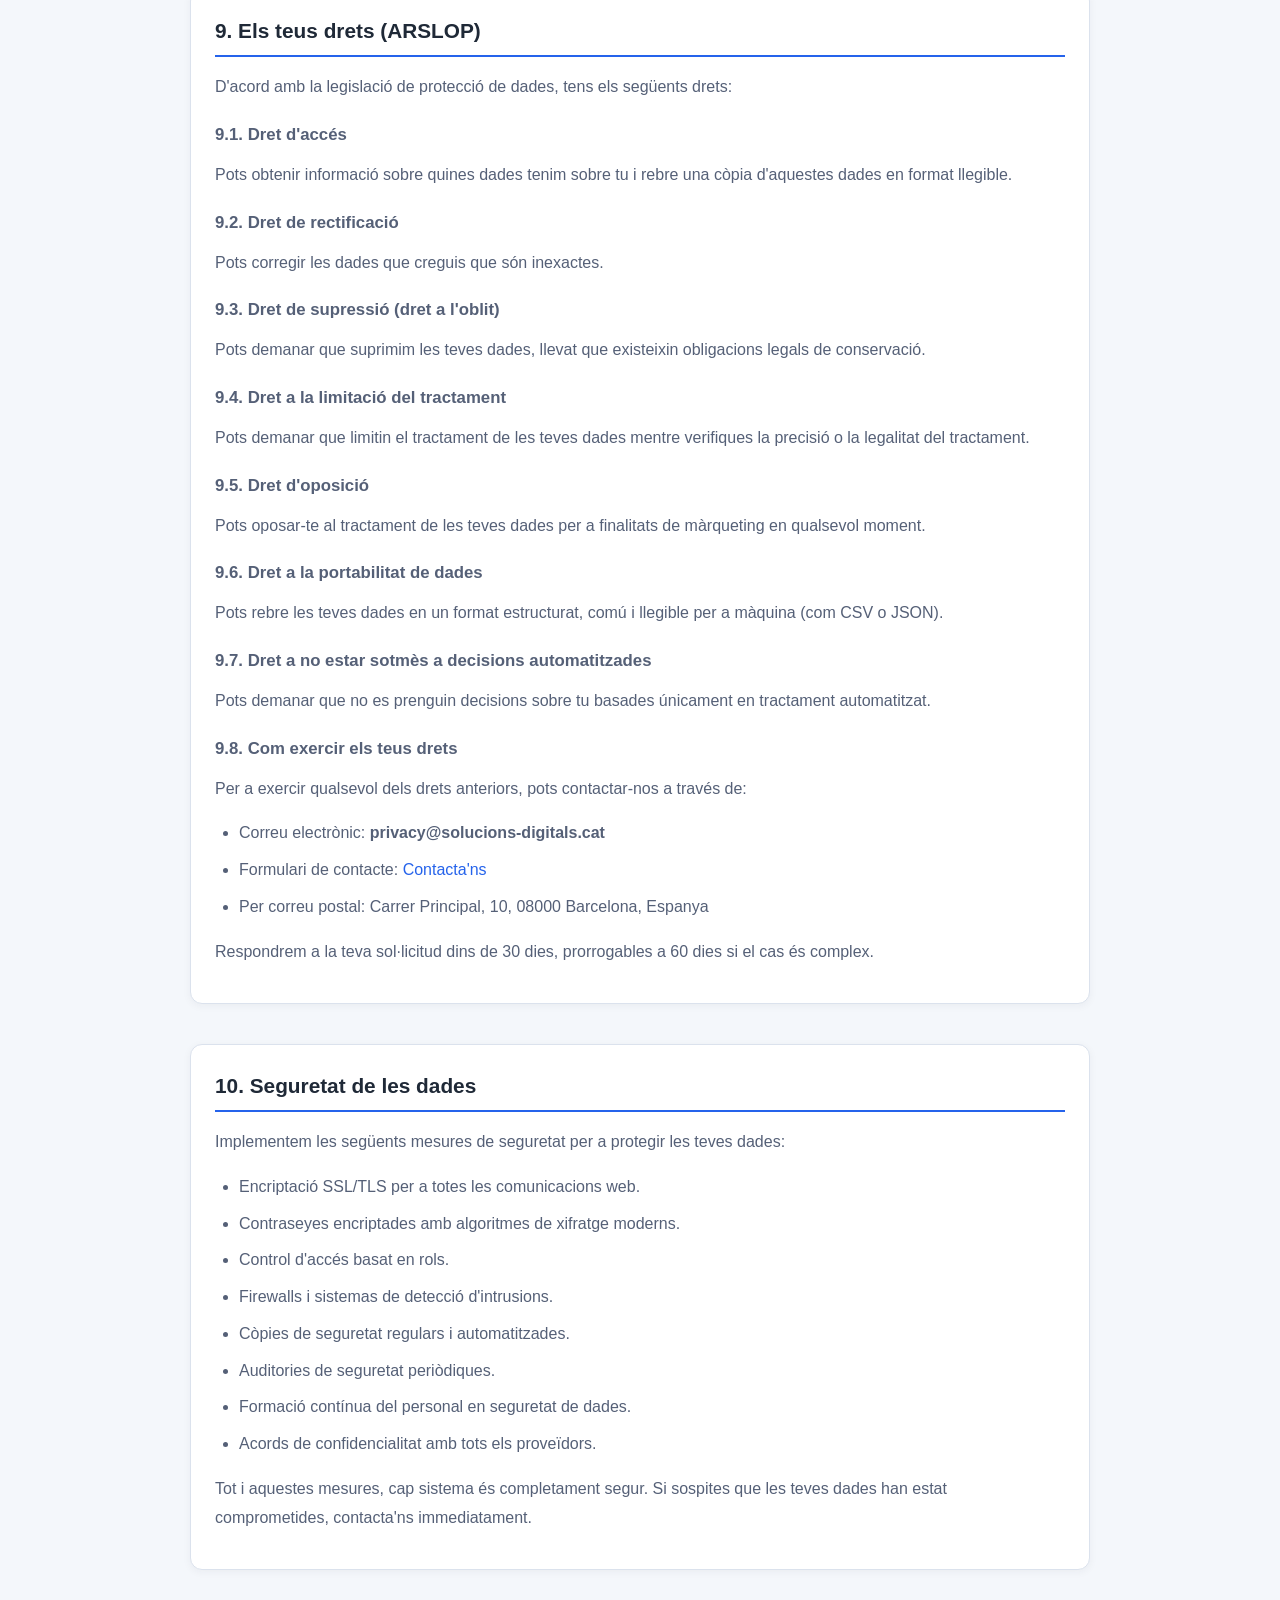
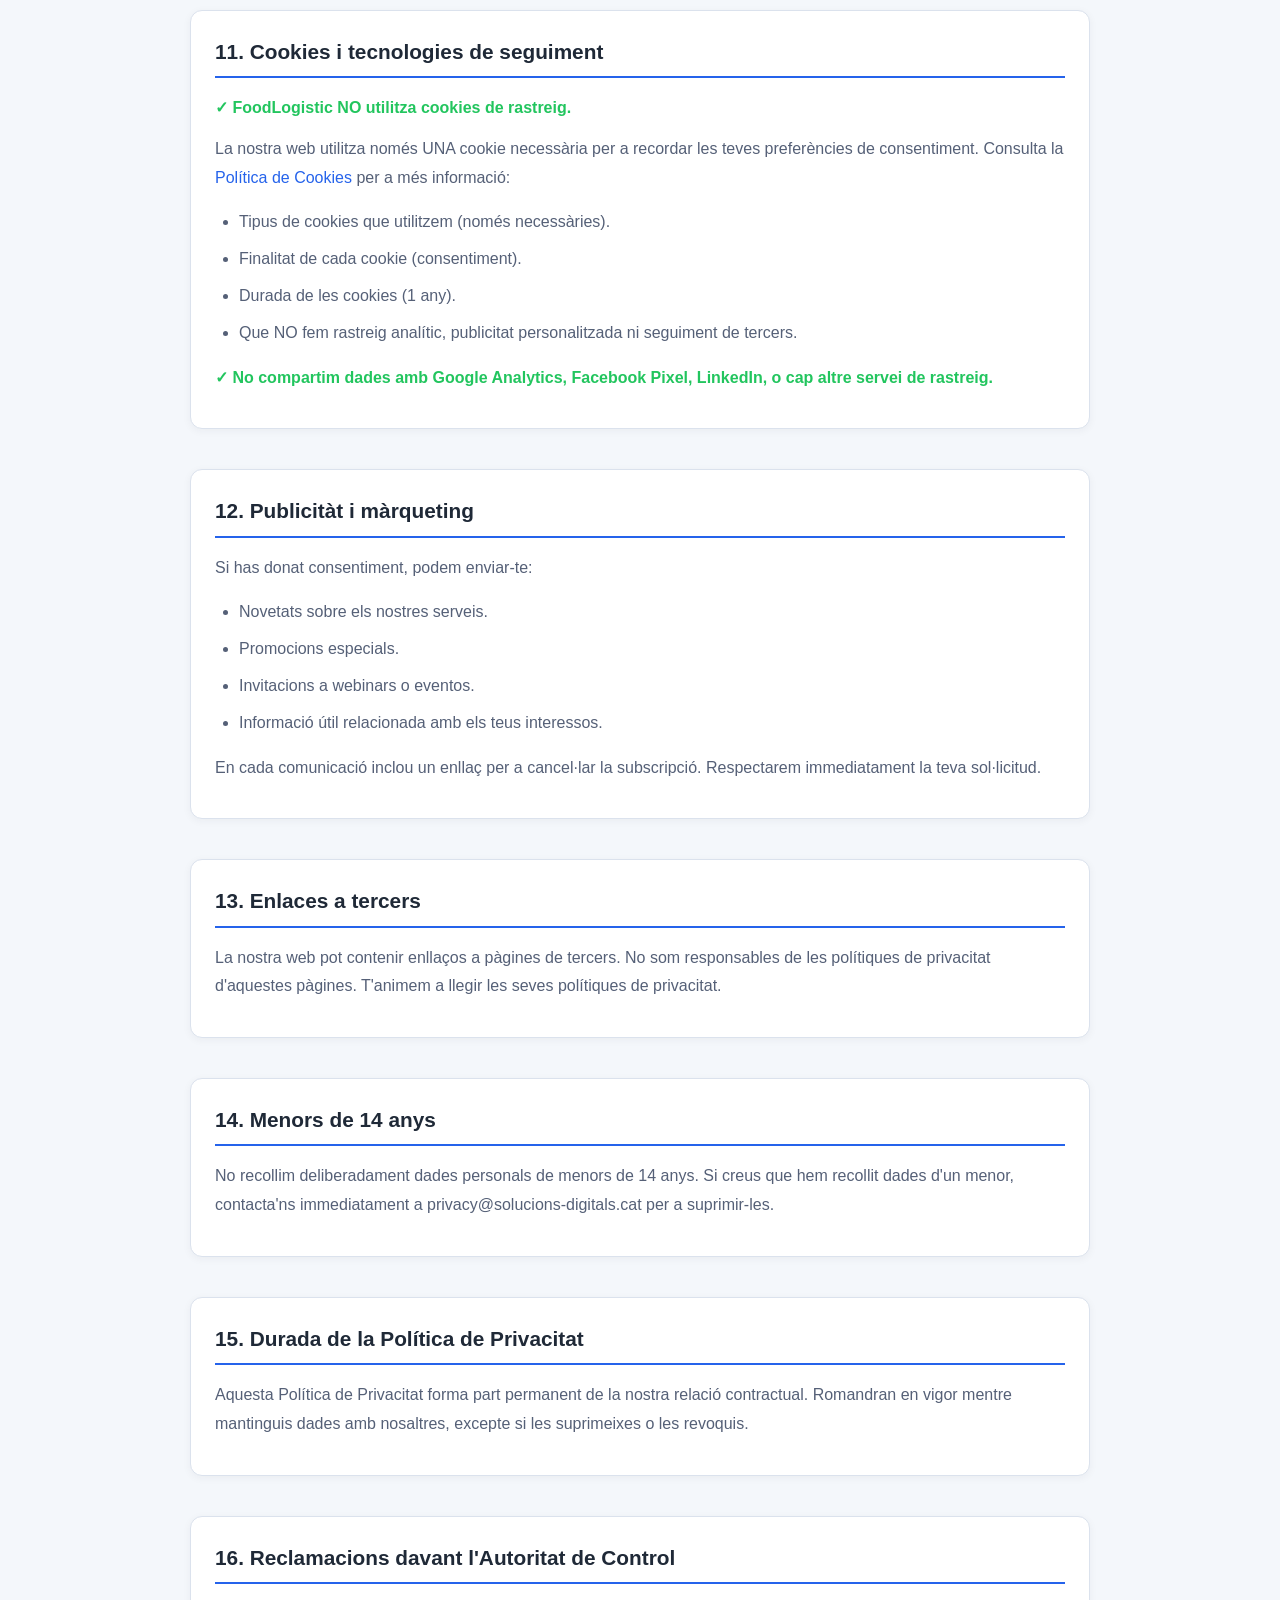
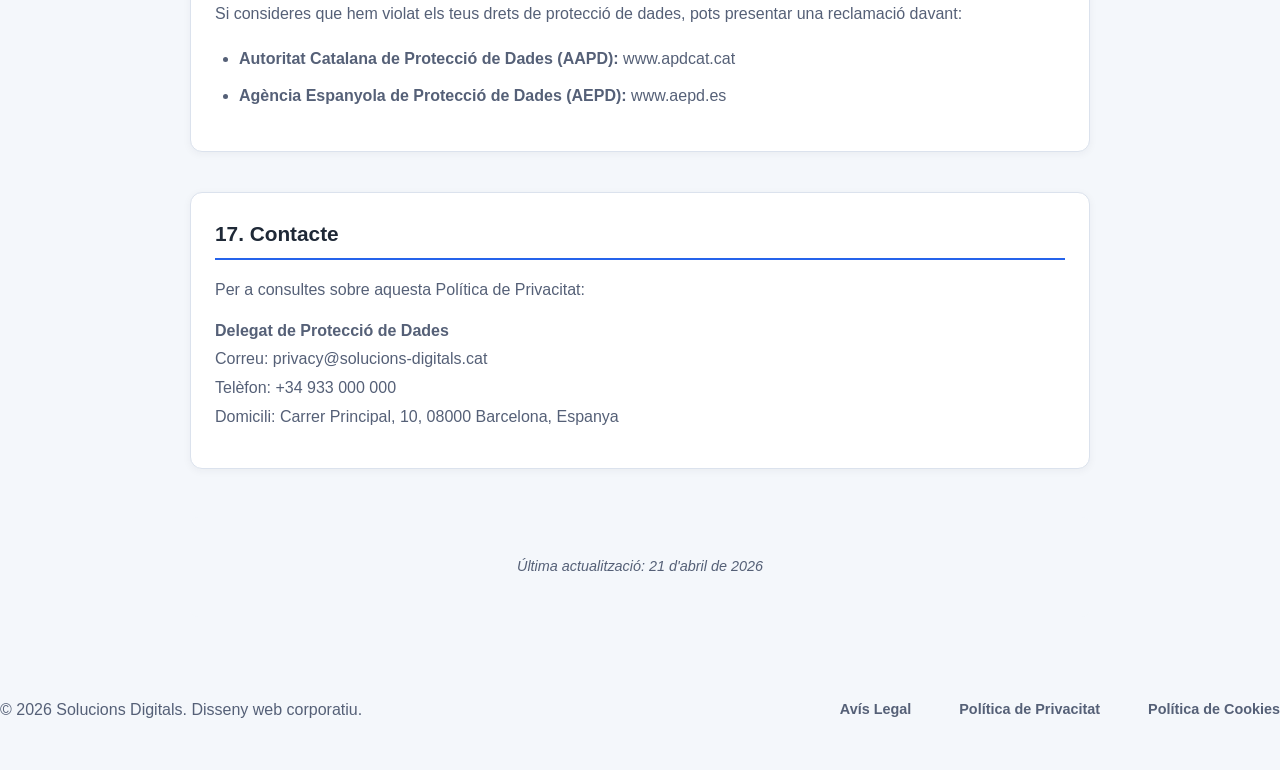
<file: docs/politica-privacitat.html>
<!DOCTYPE html>
<html lang="ca">
<head>
  <meta charset="UTF-8">
  <meta name="viewport" content="width=device-width, initial-scale=1.0">
  <title>Política de Privacitat - Solucions Digitals</title>
  <link rel="stylesheet" href="styles.css">
  <link rel="stylesheet" href="legal-pages.css">
</head>
<body>
  <header class="hero hero-small">
    <div class="nav-bar container">
      <img src="images/logo.svg" alt="Logo Solucions Digitals" class="logo">
      <nav>
        <a href="index.html">Inici</a>
        <a href="index.html#serveis">Serveis</a>
        <a href="index.html#sobre-nosaltres">Sobre nosaltres</a>
        <a href="index.html#contacte">Contacte</a>
      </nav>
    </div>
    <div class="hero-content container">
      <h1>Política de Privacitat</h1>
    </div>
  </header>

  <main class="container">
    <section class="legal-content">
      <article class="legal-section">
        <h2>1. Introducció</h2>
        <p>Aquesta Política de Privacitat explica com Solucions Digitals, S.L. recull, utilitza, comparteix i protegeix les teves dades personals. Ens compromet a respectar la teva privacitat i a complir completament amb la legislació de protecció de dades aplicable, incloent el Reglament General de Protecció de Dades (RGPD) i la Llei Orgànica de Protecció de Dades Personals (LORGPD).</p>
      </article>

      <article class="legal-section">
        <h2>2. Responsable del tractament de dades</h2>
        <p>
          <strong>FoodLogistic S.A.</strong><br>
          NIF: A12345678<br>
          Domicili social: Carrer Logística, 42, 08000 Barcelona, Espanya<br>
          Correu electrònic: privacy@foodlogistic.cat<br>
          Delegat de Protecció de Dades: privacy@foodlogistic.cat
        </p>
      </article>

      <article class="legal-section">
        <h2>3. Dades que recollim</h2>
        <p>Recollim les següents categories de dades personals:</p>
        <ul>
          <li><strong>Dades d'identificació:</strong> Nom complet, adreça de correu electrònic, número de telèfon.</li>
          <li><strong>Dades de contacte:</strong> Informació de contacte proporcionada a través del formulari.</li>
          <li><strong>Dades de navegació:</strong> Adreça IP, tipus de navegador, pàgines visitades, hora de visita.</li>
          <li><strong>Dades de cookies:</strong> Identificadors únics de cookies per a rastrejar preferències de l'usuari.</li>
          <li><strong>Dades de localització:</strong> Informació aproximada sobre la ubicació geogràfica (només si ho permets).</li>
        </ul>
      </article>

      <article class="legal-section">
        <h2>4. Bases legals del tractament</h2>
        <p>El tractament de les teves dades personals es basa en:</p>
        <ul>
          <li><strong>Execució de contractes:</strong> Per a respondre a les teves consultes i prestar els serveis solicitados.</li>
          <li><strong>Consentiment:</strong> Per a enviar comunicacions comercials i analítiques (només amb el teu consentiment exprés).</li>
          <li><strong>Obligacions legals:</strong> Per a complir amb requeriments legals i normatius.</li>
          <li><strong>Interessos legítims:</strong> Per a millorar els nostres serveis, seguretat i experiència de l'usuari.</li>
        </ul>
      </article>

      <article class="legal-section">
        <h2>5. Finalitat del tractament de dades</h2>
        <p>Les teves dades personals es tractaran amb les següents finalitats:</p>
        <ul>
          <li>Gestionar les teves sol·licituds de contacte i consultes.</li>
          <li>Prestar els serveis que has contractat.</li>
          <li>Enviar informació sobre els nostres productes i serveis (només si ho permets).</li>
          <li>Enviar informació sobre noves funcionalitats, actualitzacions i millores.</li>
          <li>Gestionar facturacions i pagaments.</li>
          <li>Realitzar anàlisis estatístiques i millores de la web.</li>
          <li>Complir amb obligacions legals i reglamentàries.</li>
          <li>Investigar i prevenir fraude i activitats il·legals.</li>
          <li>Protegir els drets, privacitat i seguretat dels nostres usuaris.</li>
        </ul>
      </article>

      <article class="legal-section">
        <h2>6. Destinataris de les dades</h2>
        <p>Les teves dades personals pot ser compartides amb:</p>
        <ul>
          <li><strong>Proveïdors de serveis:</strong> Allotjament web, serveis de correu electrònic, plataformes analítiques.</li>
          <li><strong>Socis comercials:</strong> Només per a prestar els serveis contractats.</li>
          <li><strong>Autoritats públiques:</strong> Quan la llei ho requereixi.</li>
          <li><strong>Equips de seguretat:</strong> Per a investigar i prevenir fraude.</li>
        </ul>
        <p><strong>No compartim</strong> les teves dades amb tercers per a finalitats de màrqueting sense el teu consentiment exprés.</p>
      </article>

      <article class="legal-section">
        <h2>7. Transferències internacionals</h2>
        <p>Algunes de les nostres dades es poden transferir a tercers ubicats fora de l'Espai Econòmic Europeu. En aquests casos, implementem mesures segures de protecció de dades, incloses clàusules contractuals estàndard aprovades per la Comissió Europea.</p>
      </article>

      <article class="legal-section">
        <h2>8. Temps de conservació de les dades</h2>
        <p>Conservem les teves dades personals durant el temps necessari per a:</p>
        <ul>
          <li><strong>Gestió de consultes:</strong> 30 dies després de resoldre la consulta.</li>
          <li><strong>Serveis contractats:</strong> Per a la durada de la relació comercial.</li>
          <li><strong>Comunicacions comercials:</strong> Fins que cancel·lis la subscripció.</li>
          <li><strong>Obligacions legals:</strong> El temps exigit per la llei (generalment 3-7 anys).</li>
          <li><strong>Dades analítiques:</strong> Fins a 13 mesos.</li>
          <li><strong>Dades de cookies:</strong> Segons la finalitat (consulta la Política de Cookies).</li>
        </ul>
        <p>Després d'aquest període, les dades es suprimiran o anonimitzaran de forma segura.</p>
      </article>

      <article class="legal-section">
        <h2>9. Els teus drets (ARSLOP)</h2>
        <p>D'acord amb la legislació de protecció de dades, tens els següents drets:</p>

        <h3>9.1. Dret d'accés</h3>
        <p>Pots obtenir informació sobre quines dades tenim sobre tu i rebre una còpia d'aquestes dades en format llegible.</p>

        <h3>9.2. Dret de rectificació</h3>
        <p>Pots corregir les dades que creguis que són inexactes.</p>

        <h3>9.3. Dret de supressió (dret a l'oblit)</h3>
        <p>Pots demanar que suprimim les teves dades, llevat que existeixin obligacions legals de conservació.</p>

        <h3>9.4. Dret a la limitació del tractament</h3>
        <p>Pots demanar que limitin el tractament de les teves dades mentre verifiques la precisió o la legalitat del tractament.</p>

        <h3>9.5. Dret d'oposició</h3>
        <p>Pots oposar-te al tractament de les teves dades per a finalitats de màrqueting en qualsevol moment.</p>

        <h3>9.6. Dret a la portabilitat de dades</h3>
        <p>Pots rebre les teves dades en un format estructurat, comú i llegible per a màquina (com CSV o JSON).</p>

        <h3>9.7. Dret a no estar sotmès a decisions automatitzades</h3>
        <p>Pots demanar que no es prenguin decisions sobre tu basades únicament en tractament automatitzat.</p>

        <h3>9.8. Com exercir els teus drets</h3>
        <p>Per a exercir qualsevol dels drets anteriors, pots contactar-nos a través de:</p>
        <ul>
          <li>Correu electrònic: <strong>privacy@solucions-digitals.cat</strong></li>
          <li>Formulari de contacte: <a href="index.html#contacte">Contacta'ns</a></li>
          <li>Per correu postal: Carrer Principal, 10, 08000 Barcelona, Espanya</li>
        </ul>
        <p>Respondrem a la teva sol·licitud dins de 30 dies, prorrogables a 60 dies si el cas és complex.</p>
      </article>

      <article class="legal-section">
        <h2>10. Seguretat de les dades</h2>
        <p>Implementem les següents mesures de seguretat per a protegir les teves dades:</p>
        <ul>
          <li>Encriptació SSL/TLS per a totes les comunicacions web.</li>
          <li>Contraseyes encriptades amb algoritmes de xifratge moderns.</li>
          <li>Control d'accés basat en rols.</li>
          <li>Firewalls i sistemas de detecció d'intrusions.</li>
          <li>Còpies de seguretat regulars i automatitzades.</li>
          <li>Auditories de seguretat periòdiques.</li>
          <li>Formació contínua del personal en seguretat de dades.</li>
          <li>Acords de confidencialitat amb tots els proveïdors.</li>
        </ul>
        <p>Tot i aquestes mesures, cap sistema és completament segur. Si sospites que les teves dades han estat comprometides, contacta'ns immediatament.</p>
      </article>

      <article class="legal-section">
        <h2>11. Cookies i tecnologies de seguiment</h2>
        <p><strong style="color: #22c55e;">✓ FoodLogistic NO utilitza cookies de rastreig.</strong></p>
        <p>La nostra web utilitza només UNA cookie necessària per a recordar les teves preferències de consentiment. Consulta la <a href="politica-cookies.html">Política de Cookies</a> per a més informació:</p>
        <ul>
          <li>Tipus de cookies que utilitzem (només necessàries).</li>
          <li>Finalitat de cada cookie (consentiment).</li>
          <li>Durada de les cookies (1 any).</li>
          <li>Que NO fem rastreig analític, publicitat personalitzada ni seguiment de tercers.</li>
        </ul>
        <p><strong style="color: #22c55e;">✓ No compartim dades amb Google Analytics, Facebook Pixel, LinkedIn, o cap altre servei de rastreig.</strong></p>
      </article>

      <article class="legal-section">
        <h2>12. Publicitàt i màrqueting</h2>
        <p>Si has donat consentiment, podem enviar-te:</p>
        <ul>
          <li>Novetats sobre els nostres serveis.</li>
          <li>Promocions especials.</li>
          <li>Invitacions a webinars o eventos.</li>
          <li>Informació útil relacionada amb els teus interessos.</li>
        </ul>
        <p>En cada comunicació inclou un enllaç per a cancel·lar la subscripció. Respectarem immediatament la teva sol·licitud.</p>
      </article>

      <article class="legal-section">
        <h2>13. Enlaces a tercers</h2>
        <p>La nostra web pot contenir enllaços a pàgines de tercers. No som responsables de les polítiques de privacitat d'aquestes pàgines. T'animem a llegir les seves polítiques de privacitat.</p>
      </article>

      <article class="legal-section">
        <h2>14. Menors de 14 anys</h2>
        <p>No recollim deliberadament dades personals de menors de 14 anys. Si creus que hem recollit dades d'un menor, contacta'ns immediatament a privacy@solucions-digitals.cat per a suprimir-les.</p>
      </article>

      <article class="legal-section">
        <h2>15. Durada de la Política de Privacitat</h2>
        <p>Aquesta Política de Privacitat forma part permanent de la nostra relació contractual. Romandran en vigor mentre mantinguis dades amb nosaltres, excepte si les suprimeixes o les revoquis.</p>
      </article>

      <article class="legal-section">
        <h2>16. Reclamacions davant l'Autoritat de Control</h2>
        <p>Si consideres que hem violat els teus drets de protecció de dades, pots presentar una reclamació davant:</p>
        <ul>
          <li><strong>Autoritat Catalana de Protecció de Dades (AAPD):</strong> www.apdcat.cat</li>
          <li><strong>Agència Espanyola de Protecció de Dades (AEPD):</strong> www.aepd.es</li>
        </ul>
      </article>

      <article class="legal-section">
        <h2>17. Contacte</h2>
        <p>Per a consultes sobre aquesta Política de Privacitat:</p>
        <p>
          <strong>Delegat de Protecció de Dades</strong><br>
          Correu: privacy@solucions-digitals.cat<br>
          Telèfon: +34 933 000 000<br>
          Domicili: Carrer Principal, 10, 08000 Barcelona, Espanya
        </p>
      </article>

      <div class="legal-footer">
        <p><em>Última actualització: 21 d'abril de 2026</em></p>
      </div>
    </section>
  </main>

  <footer class="footer">
    <div class="footer-content">
      <p>© 2026 Solucions Digitals. Disseny web corporatiu.</p>
      <nav class="footer-links">
        <a href="avís-legal.html">Avís Legal</a>
        <a href="politica-privacitat.html">Política de Privacitat</a>
        <a href="politica-cookies.html">Política de Cookies</a>
      </nav>
    </div>
  </footer>

  <script src="scripts.js"></script>
</body>
</html>
</file>
<file: docs/styles.css>
:root {
  --bg: #f4f7fb;
  --card: #ffffff;
  --text: #1f2937;
  --muted: #556077;
  --accent: #2563eb;
  --accent-dark: #1d4ed8;
  --border: #dbe2ed;
}

* {
  box-sizing: border-box;
}

body {
  margin: 0;
  font-family: 'Segoe UI', Tahoma, Geneva, Verdana, sans-serif;
  color: var(--text);
  background: var(--bg);
  line-height: 1.6;
}

img {
  max-width: 100%;
}

.container {
  width: min(1100px, calc(100% - 2rem));
  margin: 0 auto;
}

.nav-bar {
  display: flex;
  align-items: center;
  justify-content: space-between;
  padding: 1rem 0;
}

.logo {
  width: 120px;
}

nav a {
  margin-left: 1.5rem;
  text-decoration: none;
  color: #ffffff;
  font-weight: 600;
}

.hero {
  padding: 3.5rem 0 5rem;
  background: linear-gradient(135deg, #2563eb 0%, #4f46e5 100%);
  color: #ffffff;
}

.hero-content {
  max-width: 720px;
}

.hero h1 {
  font-size: clamp(2.5rem, 4vw, 4rem);
  margin: 0 0 1rem;
}

.hero p {
  font-size: 1.15rem;
  margin-bottom: 1.75rem;
  color: #e2e8f0;
}

.btn {
  display: inline-block;
  padding: 0.95rem 1.8rem;
  background: var(--accent);
  color: #ffffff;
  text-decoration: none;
  border-radius: 999px;
  transition: background 0.2s ease;
}

.btn:hover {
  background: var(--accent-dark);
}

.section {
  padding: 4rem 0;
}

.section h2 {
  margin-top: 0;
  font-size: 2rem;
}

.section p {
  color: var(--muted);
  max-width: 720px;
}

.section-services .cards {
  display: grid;
  grid-template-columns: repeat(auto-fit, minmax(220px, 1fr));
  gap: 1.5rem;
  margin-top: 2rem;
}

.card {
  background: var(--card);
  border: 1px solid var(--border);
  border-radius: 20px;
  padding: 1.5rem;
  box-shadow: 0 20px 45px rgba(31, 41, 55, 0.08);
}

.card h3 {
  margin-top: 0;
}

.section-contact .contact-form {
  display: grid;
  gap: 1rem;
  max-width: 520px;
  margin-top: 1.5rem;
}

.section-contact label {
  display: block;
  font-weight: 600;
  margin-bottom: 0.35rem;
}

.section-contact input,
.section-contact textarea {
  width: 100%;
  padding: 0.95rem 1rem;
  border: 1px solid var(--border);
  border-radius: 12px;
  font: inherit;
}

.section-contact textarea {
  resize: vertical;
}

.section-contact button {
  width: fit-content;
  padding: 0.95rem 1.8rem;
  border: none;
  border-radius: 999px;
  background: var(--accent);
  color: #ffffff;
  cursor: pointer;
  font-weight: 600;
}

.section-contact button:hover {
  background: var(--accent-dark);
}

/* Form checkboxes */
.form-group {
  margin-top: 0.5rem;
}

.checkbox-group {
  display: flex;
  align-items: flex-start;
  gap: 0.75rem;
}

.checkbox-label {
  display: flex;
  align-items: center;
  gap: 0.5rem;
  cursor: pointer;
  font-weight: normal;
  color: var(--muted);
  font-size: 0.95rem;
}

.checkbox-label input[type="checkbox"] {
  width: auto;
  padding: 0;
  margin: 0;
  border-radius: 4px;
  cursor: pointer;
  flex-shrink: 0;
}

.checkbox-label a {
  color: var(--accent);
  text-decoration: none;
}

.checkbox-label a:hover {
  text-decoration: underline;
}

/* Footer */
.footer-content {
  display: flex;
  justify-content: space-between;
  align-items: center;
  flex-wrap: wrap;
  gap: 1rem;
}

.footer-links {
  display: flex;
  gap: 1.5rem;
  flex-wrap: wrap;
}

.footer-links a {
  color: var(--muted);
  text-decoration: none;
  font-size: 0.9rem;
}

.footer-links a:hover {
  color: var(--accent);
  text-decoration: underline;
}

/* Cookie Banner */
.cookie-banner {
  display: flex;
  position: fixed;
  bottom: 0;
  left: 0;
  right: 0;
  background: #1f2937;
  color: #ffffff;
  padding: 1.5rem;
  box-shadow: 0 -2px 10px rgba(0, 0, 0, 0.2);
  z-index: 1000;
  align-items: center;
  justify-content: center;
}

.cookie-banner.hidden {
  display: none;
}

.cookie-content {
  width: min(1100px, calc(100% - 2rem));
  margin: 0 auto;
  display: flex;
  justify-content: space-between;
  align-items: center;
  gap: 2rem;
}

.cookie-content h3 {
  margin: 0 0 0.5rem 0;
  font-size: 1.1rem;
}

.cookie-content p {
  margin: 0;
  color: #e2e8f0;
  font-size: 0.9rem;
  line-height: 1.5;
}

.cookie-content a {
  color: #60a5fa;
  text-decoration: none;
}

.cookie-content a:hover {
  text-decoration: underline;
}

.cookie-buttons {
  display: flex;
  gap: 1rem;
  flex-shrink: 0;
}

.btn-secondary {
  padding: 0.75rem 1.5rem;
  background: #374151;
  color: #ffffff;
  border: none;
  border-radius: 6px;
  cursor: pointer;
  font-weight: 600;
  transition: background 0.2s ease;
}

.btn-secondary:hover {
  background: #4b5563;
}

.footer {
  padding: 2rem 0;
  text-align: center;
  color: var(--muted);
}

@media (max-width: 720px) {
  .nav-bar {
    flex-direction: column;
    align-items: flex-start;
  }

  nav a {
    margin-left: 0;
    margin-right: 1rem;
  }

  .cookie-content {
    flex-direction: column;
    align-items: flex-start;
  }

  .cookie-buttons {
    width: 100%;
  }

  .cookie-buttons button {
    flex: 1;
  }

  .footer-content {
    flex-direction: column;
    align-items: flex-start;
  }

  .footer-links {
    flex-direction: column;
    gap: 0.5rem;
  }
}
</file>
<file: docs/legal-pages.css>
/* Styles for legal pages (Avís Legal, Política de Privacitat, Política de Cookies) */

.hero-small {
  padding: 2rem 0 2.5rem;
  background: linear-gradient(135deg, #2563eb 0%, #4f46e5 100%);
  color: #ffffff;
}

.hero-small .hero-content h1 {
  font-size: clamp(1.8rem, 3vw, 2.5rem);
  margin: 0;
}

.legal-content {
  max-width: 900px;
  margin: 2rem auto;
  padding: 0;
}

.legal-section {
  margin-bottom: 2.5rem;
  padding: 1.5rem;
  background: #ffffff;
  border: 1px solid #dbe2ed;
  border-radius: 12px;
  box-shadow: 0 2px 8px rgba(31, 41, 55, 0.05);
}

.legal-section h2 {
  margin-top: 0;
  margin-bottom: 1rem;
  font-size: 1.3rem;
  color: #1f2937;
  border-bottom: 2px solid #2563eb;
  padding-bottom: 0.5rem;
}

.legal-section h3 {
  margin-top: 1.25rem;
  margin-bottom: 0.75rem;
  font-size: 1.05rem;
  color: #556077;
}

.legal-section p {
  margin: 0.75rem 0;
  color: #556077;
  line-height: 1.8;
}

.legal-section ul {
  margin: 1rem 0;
  padding-left: 1.5rem;
  color: #556077;
  line-height: 1.8;
}

.legal-section li {
  margin: 0.5rem 0;
}

.legal-section a {
  color: #2563eb;
  text-decoration: none;
}

.legal-section a:hover {
  text-decoration: underline;
  color: #1d4ed8;
}

.legal-footer {
  margin-top: 3rem;
  padding: 1.5rem;
  background: #f4f7fb;
  border-radius: 8px;
  text-align: center;
  font-size: 0.9rem;
  color: #556077;
}

/* Table styles for cookies page */
.cookies-table {
  width: 100%;
  border-collapse: collapse;
  margin: 1.5rem 0;
  background: #ffffff;
  border: 1px solid #dbe2ed;
  border-radius: 8px;
  overflow: hidden;
  box-shadow: 0 2px 8px rgba(31, 41, 55, 0.05);
}

.cookies-table thead {
  background: linear-gradient(135deg, #2563eb 0%, #4f46e5 100%);
  color: #ffffff;
}

.cookies-table th {
  padding: 1rem;
  text-align: left;
  font-weight: 600;
  border-right: 1px solid rgba(255, 255, 255, 0.2);
}

.cookies-table th:last-child {
  border-right: none;
}

.cookies-table td {
  padding: 0.8rem 1rem;
  border-right: 1px solid #dbe2ed;
  border-bottom: 1px solid #dbe2ed;
  color: #556077;
}

.cookies-table td:last-child {
  border-right: none;
}

.cookies-table tbody tr:hover {
  background: #f4f7fb;
}

.cookies-table tbody tr:last-child td {
  border-bottom: none;
}

/* Responsive design for legal pages */
@media (max-width: 768px) {
  .legal-section {
    padding: 1rem;
    margin-bottom: 1.5rem;
  }

  .legal-section h2 {
    font-size: 1.1rem;
  }

  .legal-section h3 {
    font-size: 1rem;
  }

  .cookies-table {
    font-size: 0.85rem;
  }

  .cookies-table th,
  .cookies-table td {
    padding: 0.6rem 0.5rem;
  }
}

@media (max-width: 480px) {
  .legal-content {
    margin: 1rem auto;
  }

  .legal-section {
    padding: 0.75rem;
  }

  .legal-section h2 {
    font-size: 1rem;
  }

  .legal-section h3 {
    font-size: 0.95rem;
  }

  .legal-section p,
  .legal-section ul {
    font-size: 0.9rem;
  }

  .cookies-table {
    font-size: 0.75rem;
    overflow-x: auto;
  }

  .cookies-table th,
  .cookies-table td {
    padding: 0.4rem 0.3rem;
  }
}
</file>
